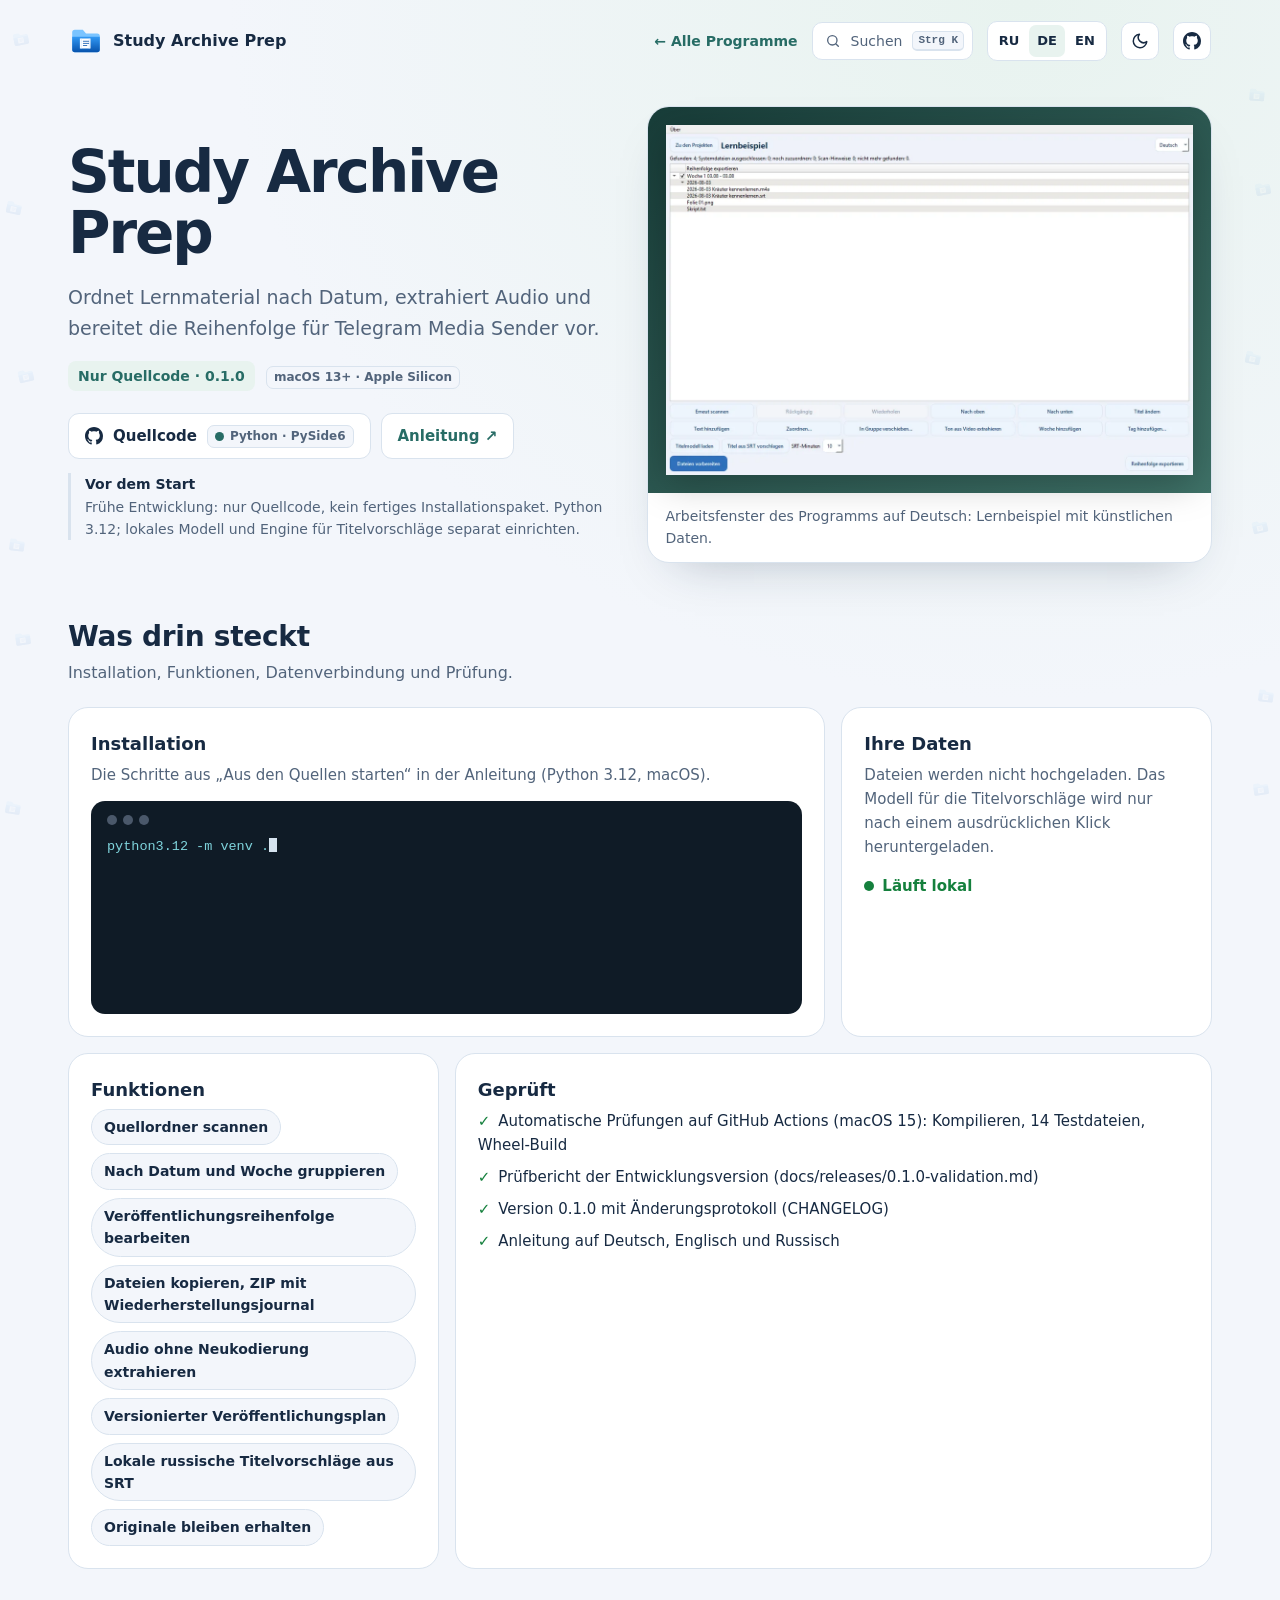
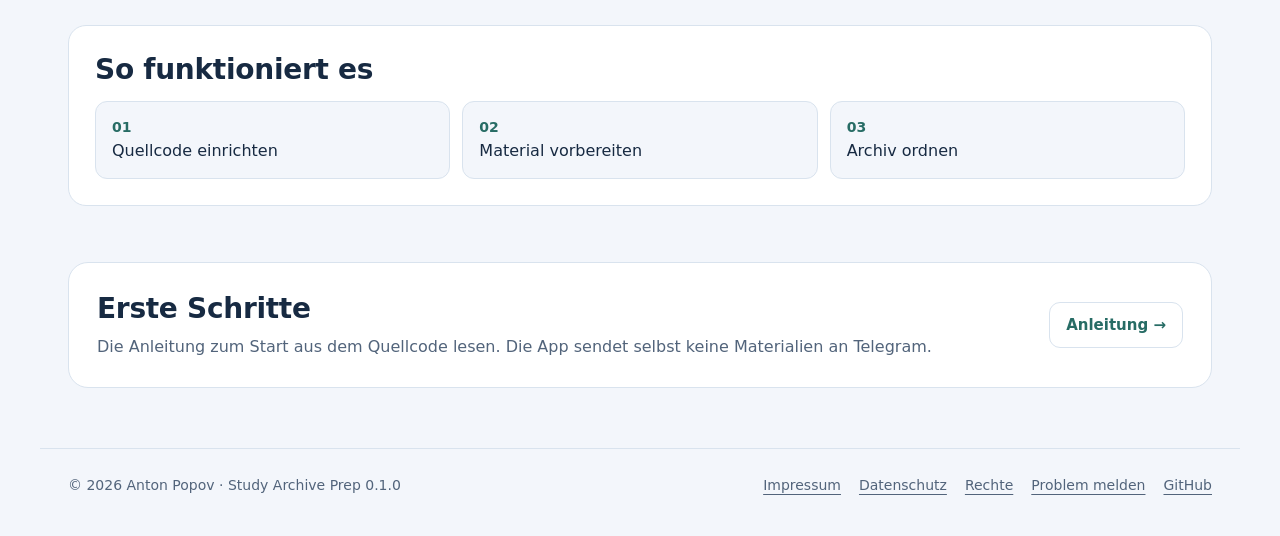
<file: index.html>
<!doctype html>
<html lang="de">
<head>
<meta charset="utf-8">
<meta name="viewport" content="width=device-width,initial-scale=1">
<meta name="color-scheme" content="light dark">
<meta name="description" content="Ordnet Lernmaterial nach Datum, extrahiert Audio und bereitet die Reihenfolge für Telegram Media Sender vor.">
<title>Study Archive Prep — Ordnet Lernmaterial nach Datum, extrahiert Audio und bereitet die Reihenfolge für Telegram Media Sender vor</title>
<link rel="icon" href="presentation-icon.svg">
<script src="assets/kit/kit-theme.js"></script><link rel="stylesheet" href="assets/kit/kit.css?v=2026.11.16-1"><script src="assets/kit/programs.js?v=2026.11.16-1" defer></script><script src="assets/kit/kit.js?v=2026.11.16-1" defer></script>
<link rel="stylesheet" href="presentation.css?v=2026.11.16-1">
</head>
<body class="ppk-page">
<a class="ppk-skip" href="#main">Zum Inhalt</a>
<div class="ppk-nav-wrap" id="ppk-nav-wrap">
  <nav class="ppk-nav" aria-label="Hauptnavigation">
    <a class="ppk-brand" href="index.html"><img src="presentation-icon.svg" alt="" width="34" height="34"><span>Study Archive Prep</span></a>
    <span class="ppk-spacer"></span>
    <a class="ppk-back" href="https://popovantondev.github.io/popovantondev/index.html">← Alle Programme</a>
    <button class="ppk-search-btn" type="button" data-ppk-open-search aria-label="Programme durchsuchen"><span>Suchen</span><kbd>Strg K</kbd></button>
    <div class="ppk-langs"><a href="index-ru.html" lang="ru" hreflang="ru">RU</a><a href="index.html" lang="de" hreflang="de" aria-current="page">DE</a><a href="index-en.html" lang="en" hreflang="en">EN</a></div>
    <button class="ppk-icon-btn ppk-theme-btn" type="button" data-ppk-theme aria-label="Farbschema wechseln"></button>
    <a class="ppk-icon-btn ppk-gh-btn" href="https://github.com/popovantondev/StudyArchivePrep" aria-label="GitHub"></a>
  </nav>
</div>
<main class="ppk-shell" id="main">
<div class="ppk-hero">
<div>

<h1>Study Archive Prep</h1>
<p class="ppk-lead">Ordnet Lernmaterial nach Datum, extrahiert Audio und bereitet die Reihenfolge für Telegram Media Sender vor.</p>
<span class="ppk-status">Nur Quellcode · 0.1.0</span> <span class="ppk-chip ppk-meta-chip">macOS 13+ · Apple Silicon</span>
<div class="ppk-actions">
<a class="ppk-btn ppk-btn-gh" href="https://github.com/popovantondev/StudyArchivePrep">Quellcode <span class="ppk-chip"><i class="ppk-dot"></i>Python · PySide6</span></a>
<a class="ppk-btn" href="Guide-de.html">Anleitung ↗</a>
</div>
<p class="ppk-requirements"><strong>Vor dem Start</strong>Frühe Entwicklung: nur Quellcode, kein fertiges Installationspaket. Python 3.12; lokales Modell und Engine für Titelvorschläge separat einrichten.</p>

</div>
<figure class="ppk-preview">
<div class="ppk-stage"><a href="docs/images/study-archive-prep-workspace-de.png"><img src="assets/web/study-archive-prep-workspace-de.86ba1322.webp" alt="Study Archive Prep — Arbeitsfenster des Programms auf Deutsch: Lernbeispiel mit künstlichen Daten." width="1280" height="850" decoding="async" fetchpriority="high"></a></div>
<figcaption>Arbeitsfenster des Programms auf Deutsch: Lernbeispiel mit künstlichen Daten.</figcaption>
</figure>
</div>



<section class="ppk-bento-section ppk-section ppk-reveal">
<h2>Was drin steckt</h2>
<p class="ppk-sub">Installation, Funktionen, Datenverbindung und Prüfung.</p>
<div class="ppk-bento">
<div class="ppk-tile ppk-wide"><h3>Installation</h3><p>Die Schritte aus „Aus den Quellen starten“ in der Anleitung (Python 3.12, macOS).</p><div class="ppk-term" role="group" aria-label="Installation"><div class="ppk-term-bar"><i></i><i></i><i></i></div><div class="ppk-term-out"><div class="ppk-ps">python3.12 -m venv .venv</div><div class="ppk-ps">source .venv/bin/activate</div><div class="ppk-ps">python -m pip install -r requirements.txt</div><div class="ppk-ps">python -m pip install -e .</div><div class="ppk-ok">study-archive-prep</div><div class="ppk-dim"># Getrennte UI-Vorschau: study-archive-prep --data-dir /tmp/study-archive-prep-preview</div></div></div></div>
<div class="ppk-tile"><h3>Ihre Daten</h3><p>Dateien werden nicht hochgeladen. Das Modell für die Titelvorschläge wird nur nach einem ausdrücklichen Klick heruntergeladen.</p><span class="ppk-live">Läuft lokal</span></div>
<div class="ppk-tile"><h3>Funktionen</h3><div class="ppk-chips"><span>Quellordner scannen</span><span>Nach Datum und Woche gruppieren</span><span>Veröffentlichungsreihenfolge bearbeiten</span><span>Dateien kopieren, ZIP mit Wiederherstellungsjournal</span><span>Audio ohne Neukodierung extrahieren</span><span>Versionierter Veröffentlichungsplan</span><span>Lokale russische Titelvorschläge aus SRT</span><span>Originale bleiben erhalten</span></div></div>
<div class="ppk-tile ppk-wide"><h3>Geprüft</h3><ul class="ppk-checks"><li>Automatische Prüfungen auf GitHub Actions (macOS 15): Kompilieren, 14 Testdateien, Wheel-Build</li><li>Prüfbericht der Entwicklungsversion (docs/releases/0.1.0-validation.md)</li><li>Version 0.1.0 mit Änderungsprotokoll (CHANGELOG)</li><li>Anleitung auf Deutsch, Englisch und Russisch</li></ul></div>
</div>
</section>

<section class="ppk-section ppk-process ppk-reveal" aria-labelledby="process-title">
<h2 id="process-title">So funktioniert es</h2>
<ol class="ppk-flow"><li>Quellcode einrichten</li><li>Material vorbereiten</li><li>Archiv ordnen</li></ol>
</section>

<section class="ppk-section ppk-start ppk-reveal">
<div><h2>Erste Schritte</h2><p>Die Anleitung zum Start aus dem Quellcode lesen. Die App sendet selbst keine Materialien an Telegram.</p></div>
<div class="ppk-actions"><a class="ppk-btn" href="Guide-de.html">Anleitung →</a></div>
</section>
</main>
<footer class="ppk-footer">
<span>© 2026 Anton Popov · Study Archive Prep 0.1.0</span>
<nav aria-label="Rechtliches"><a href="https://popovantondev.github.io/popovantondev/impressum.html">Impressum</a><a href="https://popovantondev.github.io/popovantondev/datenschutz.html">Datenschutz</a><a href="https://github.com/popovantondev/StudyArchivePrep/blob/main/RIGHTS.md">Rechte</a><a href="https://github.com/popovantondev/StudyArchivePrep/issues/new/choose">Problem melden</a><a href="https://github.com/popovantondev/StudyArchivePrep">GitHub</a></nav>
</footer>
</body>
</html>
</file>
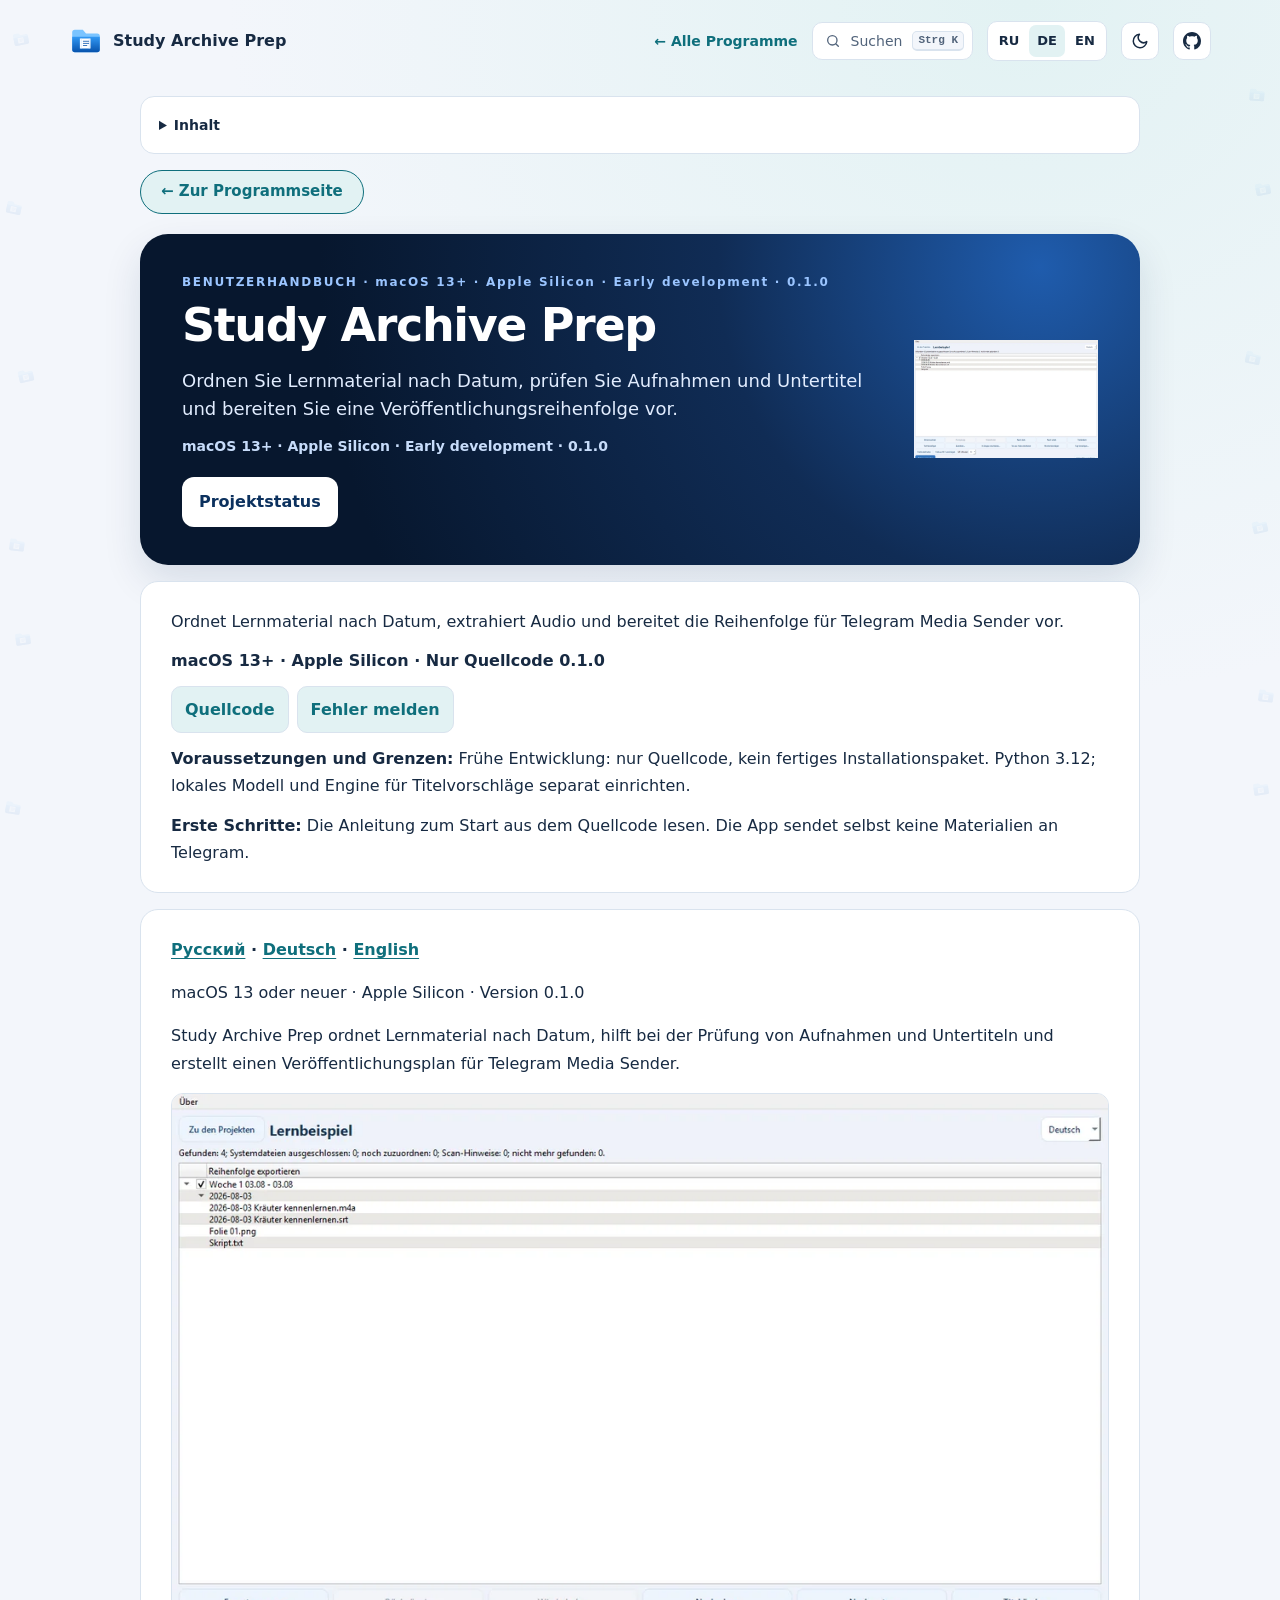
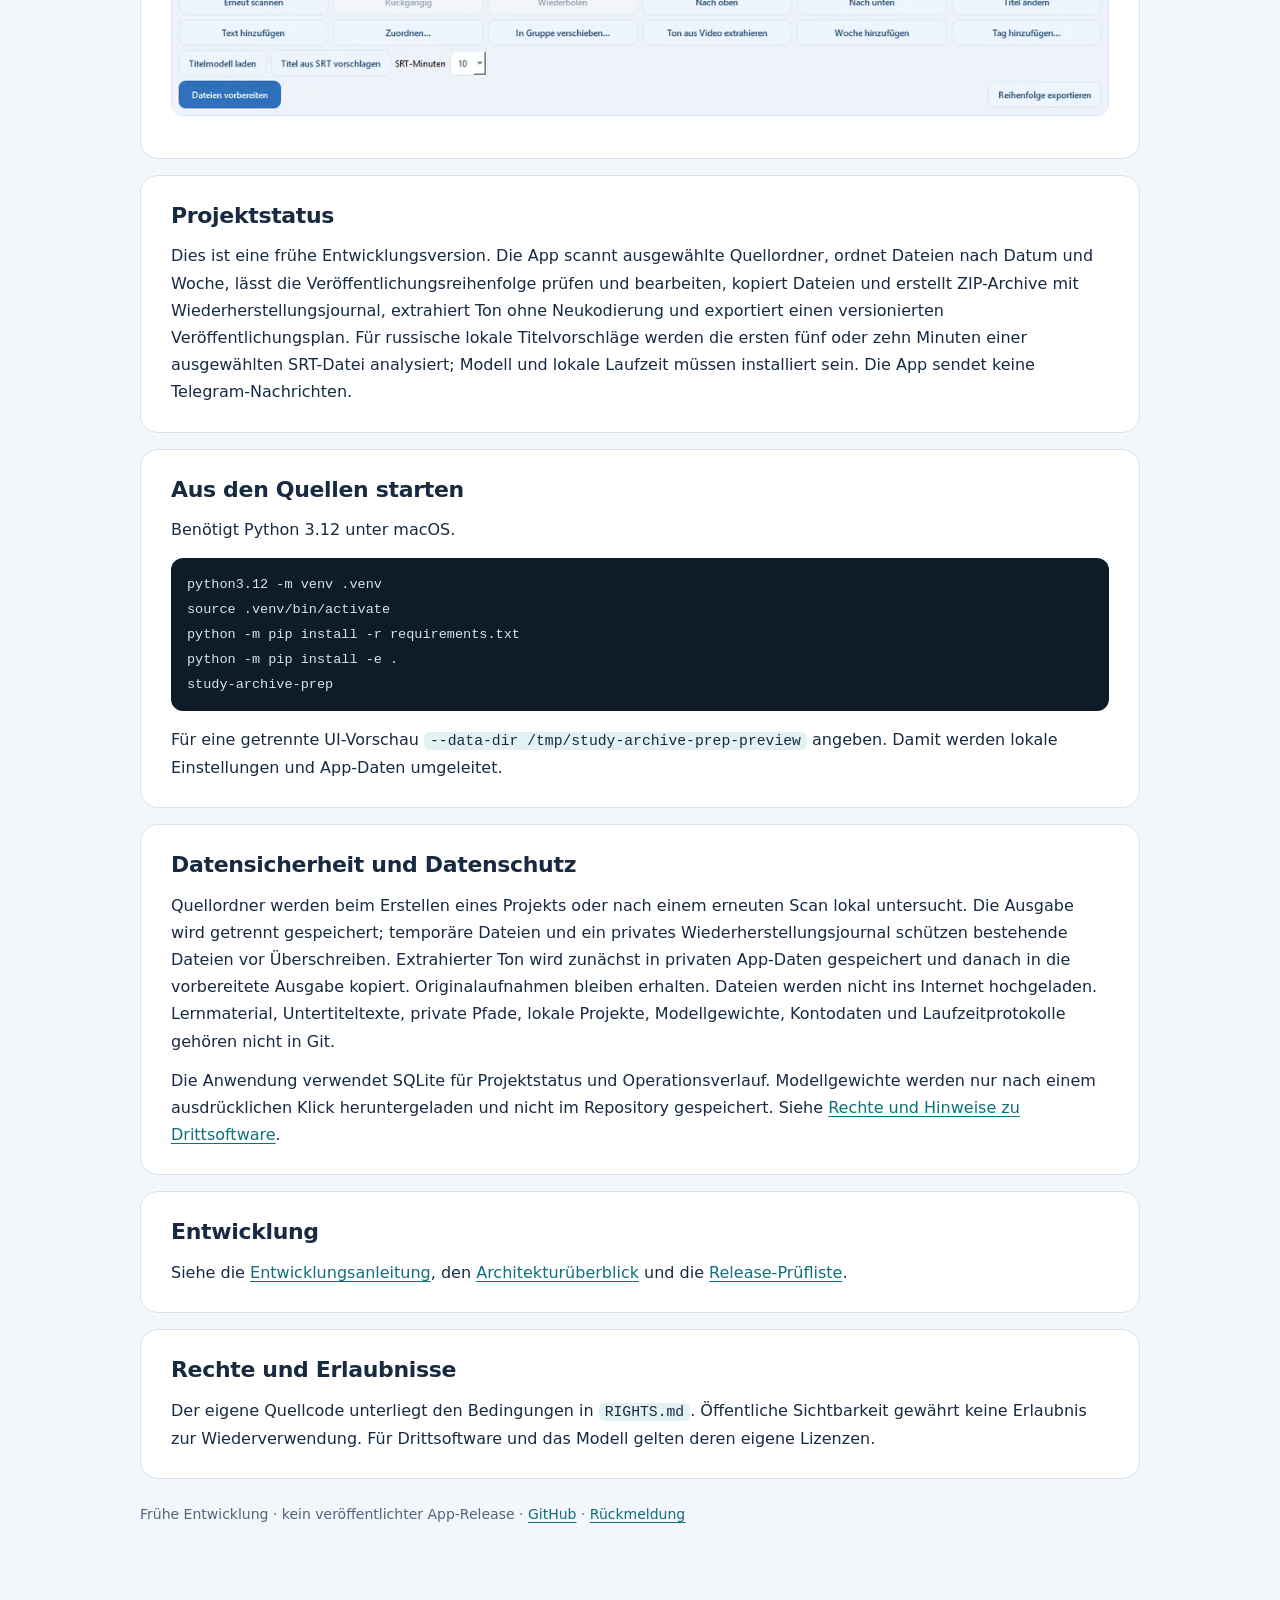
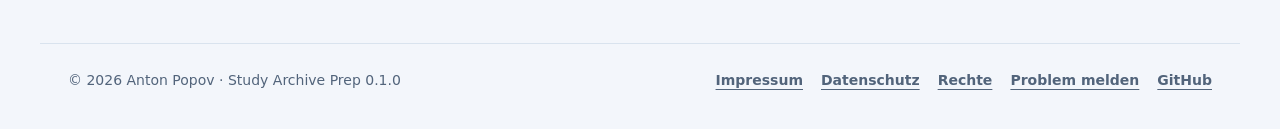
<file: Guide-de.html>
<!doctype html><html lang="de"><head><meta charset="utf-8"><meta name="viewport" content="width=device-width,initial-scale=1"><meta name="theme-color" content="#071a35"><meta name="description" content="Ordnen Sie Lernmaterial nach Datum, pr&#252;fen Sie Aufnahmen und Untertitel und bereiten Sie eine Ver&#246;ffentlichungsreihenfolge vor."><title>Study Archive Prep — Anleitung</title><style>:root{--ink:#14253d;--muted:#607087;--line:#dbe4f0;--blue:#1677ff;--panel:#fff;--canvas:#f3f6fb}
*{box-sizing:border-box}body{margin:0;background:var(--canvas);color:var(--ink);font:16px/1.72 -apple-system,BlinkMacSystemFont,"Segoe UI",sans-serif}a{color:#075dd1;text-decoration-thickness:1px;text-underline-offset:3px}a:hover{color:#003c91}.shell{width:min(100% - 36px,1000px);margin:0 auto;padding:24px 0 56px}.top{display:flex;align-items:center;justify-content:space-between;gap:18px;margin-bottom:20px}.brand{display:flex;align-items:center;gap:10px;color:var(--ink);font-weight:750;text-decoration:none}.brand-mark{display:grid;width:38px;height:38px;place-items:center;border-radius:12px;background:#e6f0ff;color:#075dd1;font-size:18px;font-weight:800}.brand img{width:38px;height:38px;object-fit:contain}nav{display:flex;gap:8px;flex-wrap:wrap}nav a{padding:7px 12px;border:1px solid var(--line);border-radius:999px;background:#fff;color:#34445b;text-decoration:none;font-size:14px;font-weight:650}nav a[aria-current=page]{background:#e6f0ff;border-color:#b8d3ff;color:#075dd1}.hero{display:grid;grid-template-columns:1fr 104px;gap:24px;align-items:center;padding:38px 42px;border-radius:28px;background:radial-gradient(circle at 90% 10%,#1f5cad 0,#102c55 34%,#07172e 76%);color:#fff;box-shadow:0 16px 38px #0b2b551f}.kicker{margin:0 0 8px;color:#9bc5ff;font-size:12px;letter-spacing:.14em;font-weight:750}.meta{margin:12px 0 0;color:#c7dcfa;font-size:14px;font-weight:650}h1{margin:0;font-size:clamp(30px,5vw,46px);line-height:1.12;letter-spacing:-.03em}.lead{max-width:720px;margin:15px 0 0;color:#e2edff;font-size:18px;line-height:1.55}.brand-mark-large{display:grid;width:92px;height:92px;place-items:center;border:1px solid #ffffff42;border-radius:24px;background:#ffffff12;color:#fff;font-size:38px;font-weight:800}.button{display:inline-block;margin-top:19px;padding:10px 16px;border:1px solid #ffffff5c;border-radius:12px;background:#fff;color:#0c315e;font-weight:700;text-decoration:none}.overview,.topic{margin:16px 0;padding:26px 30px;background:var(--panel);border:1px solid var(--line);border-radius:18px;box-shadow:0 5px 16px #0b2b5507}.overview p:first-child{margin-top:0}.overview img{display:block;max-width:100%;height:auto;margin:16px auto;border:1px solid var(--line);border-radius:12px}.overview table,.topic table{display:block;max-width:100%;overflow-x:auto;border-collapse:collapse}.overview th,.overview td,.topic th,.topic td{padding:8px 10px;border:1px solid var(--line);text-align:left}.topic h2{margin:0 0 12px;font-size:22px;line-height:1.3;letter-spacing:-.015em}.topic h3{margin:22px 0 8px;font-size:18px;line-height:1.35}.topic p{margin:0 0 12px}.topic p:last-child{margin-bottom:0}.topic ul,.topic ol{padding-left:1.35em}.topic li{margin:.35em 0}.topic th{background:#eef4fc}.topic pre{max-width:100%;overflow:auto;padding:16px;border-radius:12px;background:#0b1b31;color:#e5efff}.topic code{padding:.12em .35em;border-radius:5px;background:#edf2f8}.topic pre code{padding:0;background:transparent;color:inherit}.topic blockquote{margin:12px 0;padding:4px 16px;border-left:3px solid #8bbaff;color:var(--muted)}footer{margin-top:24px;padding:20px 10px;color:var(--muted);text-align:center;font-size:14px}@media(max-width:620px){.shell{width:min(100% - 22px,1000px);padding-top:12px}.top{align-items:flex-start;flex-direction:column}.hero{grid-template-columns:1fr 66px;padding:26px 22px;border-radius:20px;gap:12px}.brand-mark-large{width:66px;height:66px;font-size:28px;border-radius:18px}.lead{font-size:16px}.overview,.topic{padding:21px 19px}}@media print{body{background:#fff}.shell{width:100%;padding:0}.top nav,.button{break-inside:avoid}.hero,.topic,.overview{box-shadow:none}.topic{break-inside:avoid}}
/* Use the application's real artwork in the guide header. */
.brand-mark{display:grid;flex:none;width:38px;height:38px;place-items:center;overflow:hidden;border-radius:10px;background:#ffffff18}
.brand-mark img{display:block;width:100%;height:100%;padding:2px;object-fit:contain}
.brand-mark-large{display:grid;box-sizing:border-box;width:104px;height:104px;padding:8px;place-items:center;overflow:hidden;border:1px solid #ffffff48;border-radius:24px;background:#ffffff12;font-size:0}
.brand-mark-large img{display:block;width:100%;height:100%;object-fit:contain}
.brand-mark-large.preview-art img{padding:0;object-fit:cover}
@media(max-width:620px){.brand-mark-large{width:66px;height:66px;padding:5px;border-radius:18px}}

/* Give interface previews enough room to read as product artwork. */
.hero-with-preview{grid-template-columns:minmax(0,1fr) 184px}
.brand-mark-large.preview-art{width:184px;height:118px;padding:4px;border-radius:18px}
.brand-mark-large.preview-art img{width:100%;height:100%;padding:0;object-fit:cover;object-position:top center;border-radius:13px}
@media(max-width:620px){.hero-with-preview{grid-template-columns:minmax(0,1fr) 88px}.brand-mark-large.preview-art{width:88px;height:64px;padding:3px;border-radius:14px}.brand-mark-large.preview-art img{border-radius:10px}}

/* Let the app artwork stand on its own without an extra tile. */
.brand-mark,
.brand-mark-large,
.brand-mark-large.preview-art {
  padding: 0;
  border: 0;
  border-radius: 0;
  background: transparent;
  box-shadow: none;
}
.brand-mark img,
.brand-mark-large img,
.brand-mark-large.preview-art img {
  padding: 0;
  border: 0;
  border-radius: 0;
  background: transparent;
  box-shadow: none;
}
.release-summary code{overflow-wrap:anywhere}.release-actions{display:flex;gap:8px;flex-wrap:wrap}.release-link{display:inline-block;padding:9px 13px;border:1px solid #bdd1ed;border-radius:10px;background:#edf4ff;color:#0753ad;font-weight:650;text-decoration:none}.release-link:focus-visible{outline:3px solid #1677ff;outline-offset:3px}
</style><!-- ppk-head:start --><meta name="color-scheme" content="light dark"><link rel="icon" href="presentation-icon.svg"><script src="assets/kit/kit-theme.js"></script><link rel="stylesheet" href="assets/kit/kit.css?v=2026.11.16-1"><script src="assets/kit/programs.js?v=2026.11.16-1" defer></script><script src="assets/kit/kit.js?v=2026.11.16-1" defer></script><link rel="stylesheet" href="guide-kit.css?v=2026.11.16-1-faa9ca0f"><!-- ppk-head:end --></head><body class="ppk-page ppk-prose">
<!-- ppk-nav:start --><a class="ppk-skip" href="#main-content">Zum Inhalt</a>
<div class="ppk-nav-wrap" id="ppk-nav-wrap">
  <nav class="ppk-nav" aria-label="Hauptnavigation">
    <a class="ppk-brand" href="index.html"><img src="presentation-icon.svg" alt="" width="34" height="34"><span>Study Archive Prep</span></a>
    <span class="ppk-spacer"></span>
    <a class="ppk-back" href="https://popovantondev.github.io/popovantondev/index.html">← Alle Programme</a>
    <button class="ppk-search-btn" type="button" data-ppk-open-search aria-label="Programme durchsuchen"><span>Suchen</span><kbd>Strg K</kbd></button>
    <div class="ppk-langs"><a href="Guide-ru.html" lang="ru" hreflang="ru">RU</a><a href="Guide-de.html" lang="de" hreflang="de" aria-current="page">DE</a><a href="Guide-en.html" lang="en" hreflang="en">EN</a></div>
    <button class="ppk-icon-btn ppk-theme-btn" type="button" data-ppk-theme aria-label="Farbschema wechseln"></button>
    <a class="ppk-icon-btn ppk-gh-btn" href="https://github.com/popovantondev/StudyArchivePrep" aria-label="GitHub"></a>
  </nav>
</div><!-- ppk-nav:end -->
<div class="shell"><aside class="guide-tools"><details><summary>Inhalt</summary><ol><li><a href="#projektstatus">Projektstatus</a></li><li><a href="#aus-den-quellen-starten">Aus den Quellen starten</a></li><li><a href="#datensicherheit-und-datenschutz">Datensicherheit und Datenschutz</a></li><li><a href="#entwicklung">Entwicklung</a></li><li><a href="#rechte-und-erlaubnisse">Rechte und Erlaubnisse</a></li></ol></details></aside>
<main id="main-content">
<!-- ppk-guide-home:start --><p class="guide-home"><a class="guide-home-link" href="index.html">← Zur Programmseite</a></p><!-- ppk-guide-home:end -->
<section class="hero hero-with-preview"><div><p class="kicker">BENUTZERHANDBUCH &#183; macOS 13+ &#183; Apple Silicon &#183; Early development &#183; 0.1.0</p><h1>Study Archive Prep</h1><p class="lead">Ordnen Sie Lernmaterial nach Datum, pr&#252;fen Sie Aufnahmen und Untertitel und bereiten Sie eine Ver&#246;ffentlichungsreihenfolge vor.</p><p class="meta">macOS 13+ &#183; Apple Silicon &#183; Early development &#183; 0.1.0</p><a class="button" href="https://github.com/popovantondev/StudyArchivePrep/releases">Projektstatus</a></div><div class="brand-mark-large preview-art"><img src="assets/web/study-archive-prep-workspace-de.86ba1322.webp" alt="" width="1280" height="850" decoding="async"></div></section>
<!-- public-release:start -->
<section class="topic release-summary" aria-label="Erste Schritte">
<p>Ordnet Lernmaterial nach Datum, extrahiert Audio und bereitet die Reihenfolge für Telegram Media Sender vor.</p>
<p><strong>macOS 13+ · Apple Silicon · Nur Quellcode 0.1.0</strong></p>
<p class="release-actions"><a class="release-link" href="https://github.com/popovantondev/StudyArchivePrep">Quellcode</a> <a class="release-link" href="https://github.com/popovantondev/StudyArchivePrep/issues/new/choose">Fehler melden</a></p>
<p><strong>Voraussetzungen und Grenzen:</strong> Frühe Entwicklung: nur Quellcode, kein fertiges Installationspaket. Python 3.12; lokales Modell und Engine für Titelvorschläge separat einrichten.</p>
<p><strong>Erste Schritte:</strong> Die Anleitung zum Start aus dem Quellcode lesen. Die App sendet selbst keine Materialien an Telegram.</p>
</section>
<!-- public-release:end -->
<section class="overview">
<p><strong><a href="Guide-ru.html">Русский</a> · <a href="Guide-de.html">Deutsch</a> · <a href="Guide-en.html">English</a></strong></p>
<p>macOS 13 oder neuer · Apple Silicon · Version 0.1.0</p>
<p>Study Archive Prep ordnet Lernmaterial nach Datum, hilft bei der Prüfung von Aufnahmen und Untertiteln und erstellt einen Veröffentlichungsplan für Telegram Media Sender.</p>
<p><img src="assets/web/study-archive-prep-workspace-de.86ba1322.webp" alt="Arbeitsbereich mit synthetischem Beispielprojekt" width="1280" height="850" loading="lazy" decoding="async" /></p>
</section><section class="topic"><h2 id="projektstatus">Projektstatus</h2>
<p>Dies ist eine frühe Entwicklungsversion. Die App scannt ausgewählte Quellordner, ordnet Dateien nach Datum und Woche, lässt die Veröffentlichungsreihenfolge prüfen und bearbeiten, kopiert Dateien und erstellt ZIP-Archive mit Wiederherstellungsjournal, extrahiert Ton ohne Neukodierung und exportiert einen versionierten Veröffentlichungsplan. Für russische lokale Titelvorschläge werden die ersten fünf oder zehn Minuten einer ausgewählten SRT-Datei analysiert; Modell und lokale Laufzeit müssen installiert sein. Die App sendet keine Telegram-Nachrichten.</p>
</section><section class="topic"><h2 id="aus-den-quellen-starten">Aus den Quellen starten</h2>
<p>Benötigt Python 3.12 unter macOS.</p>
<pre><code class="language-bash">python3.12 -m venv .venv
source .venv/bin/activate
python -m pip install -r requirements.txt
python -m pip install -e .
study-archive-prep
</code></pre>
<p>Für eine getrennte UI-Vorschau <code>--data-dir /tmp/study-archive-prep-preview</code> angeben. Damit werden lokale Einstellungen und App-Daten umgeleitet.</p>
</section><section class="topic"><h2 id="datensicherheit-und-datenschutz">Datensicherheit und Datenschutz</h2>
<p>Quellordner werden beim Erstellen eines Projekts oder nach einem erneuten Scan lokal untersucht. Die Ausgabe wird getrennt gespeichert; temporäre Dateien und ein privates Wiederherstellungsjournal schützen bestehende Dateien vor Überschreiben. Extrahierter Ton wird zunächst in privaten App-Daten gespeichert und danach in die vorbereitete Ausgabe kopiert. Originalaufnahmen bleiben erhalten. Dateien werden nicht ins Internet hochgeladen. Lernmaterial, Untertiteltexte, private Pfade, lokale Projekte, Modellgewichte, Kontodaten und Laufzeitprotokolle gehören nicht in Git.</p>
<p>Die Anwendung verwendet SQLite für Projektstatus und Operationsverlauf. Modellgewichte werden nur nach einem ausdrücklichen Klick heruntergeladen und nicht im Repository gespeichert. Siehe <a href="https://github.com/popovantondev/StudyArchivePrep/blob/main/THIRD_PARTY_NOTICES.md">Rechte und Hinweise zu Drittsoftware</a>.</p>
</section><section class="topic"><h2 id="entwicklung">Entwicklung</h2>
<p>Siehe die <a href="https://github.com/popovantondev/StudyArchivePrep/blob/main/docs/de/development.md">Entwicklungsanleitung</a>, den <a href="https://github.com/popovantondev/StudyArchivePrep/blob/main/docs/de/architecture.md">Architekturüberblick</a> und die <a href="https://github.com/popovantondev/StudyArchivePrep/blob/main/docs/release-check.md">Release-Prüfliste</a>.</p>
</section><section class="topic"><h2 id="rechte-und-erlaubnisse">Rechte und Erlaubnisse</h2>
<p>Der eigene Quellcode unterliegt den Bedingungen in <code>RIGHTS.md</code>. Öffentliche Sichtbarkeit gewährt keine Erlaubnis zur Wiederverwendung. Für Drittsoftware und das Modell gelten deren eigene Lizenzen.</p>
</section></main><div class="guide-note">Fr&#252;he Entwicklung &#183; kein ver&#246;ffentlichter App-Release · <a href="https://github.com/popovantondev/StudyArchivePrep">GitHub</a> · <a href="https://github.com/popovantondev/StudyArchivePrep/issues/new/choose">Rückmeldung</a></div></div>
<footer class="ppk-footer">
<span>© 2026 Anton Popov · Study Archive Prep 0.1.0</span>
<nav aria-label="Rechtliches"><a href="https://popovantondev.github.io/popovantondev/impressum.html">Impressum</a><a href="https://popovantondev.github.io/popovantondev/datenschutz.html">Datenschutz</a><a href="https://github.com/popovantondev/StudyArchivePrep/blob/main/RIGHTS.md">Rechte</a><a href="https://github.com/popovantondev/StudyArchivePrep/issues/new/choose">Problem melden</a><a href="https://github.com/popovantondev/StudyArchivePrep">GitHub</a></nav>
</footer>
</body></html>
</file>
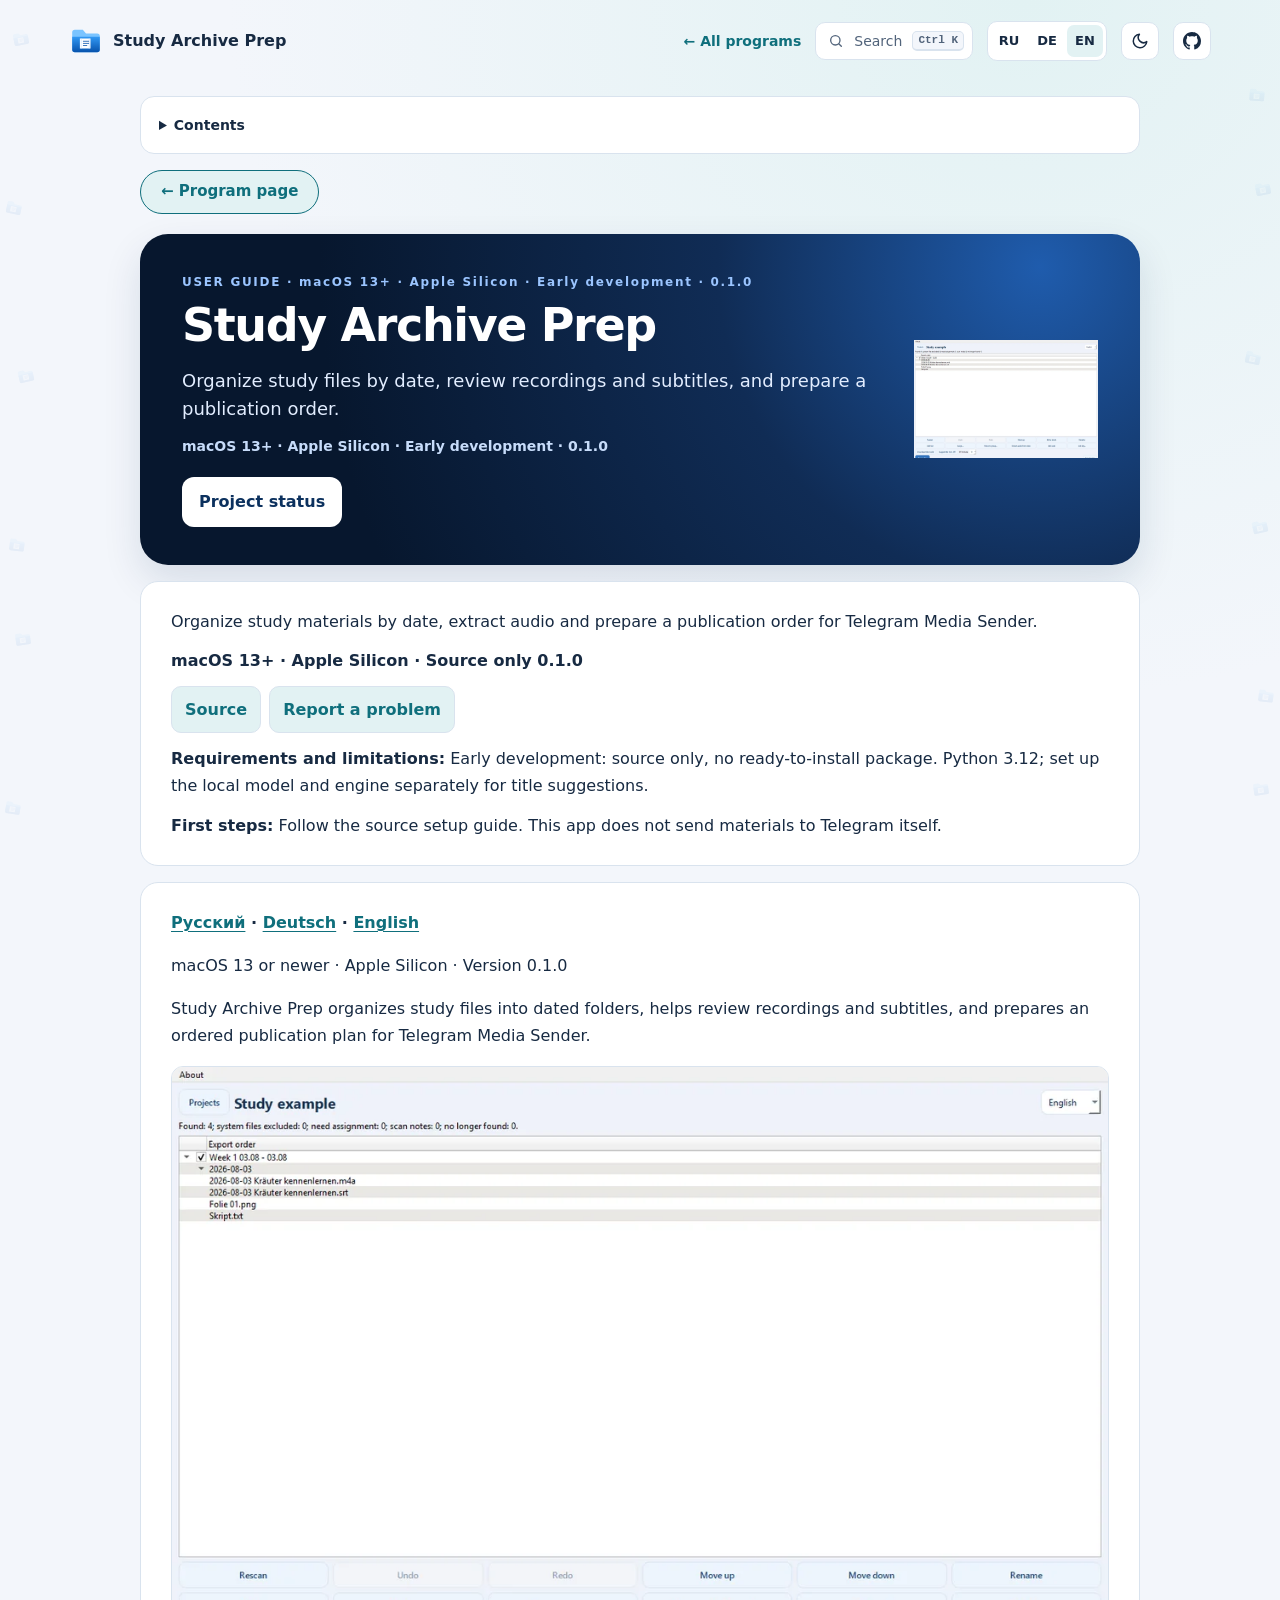
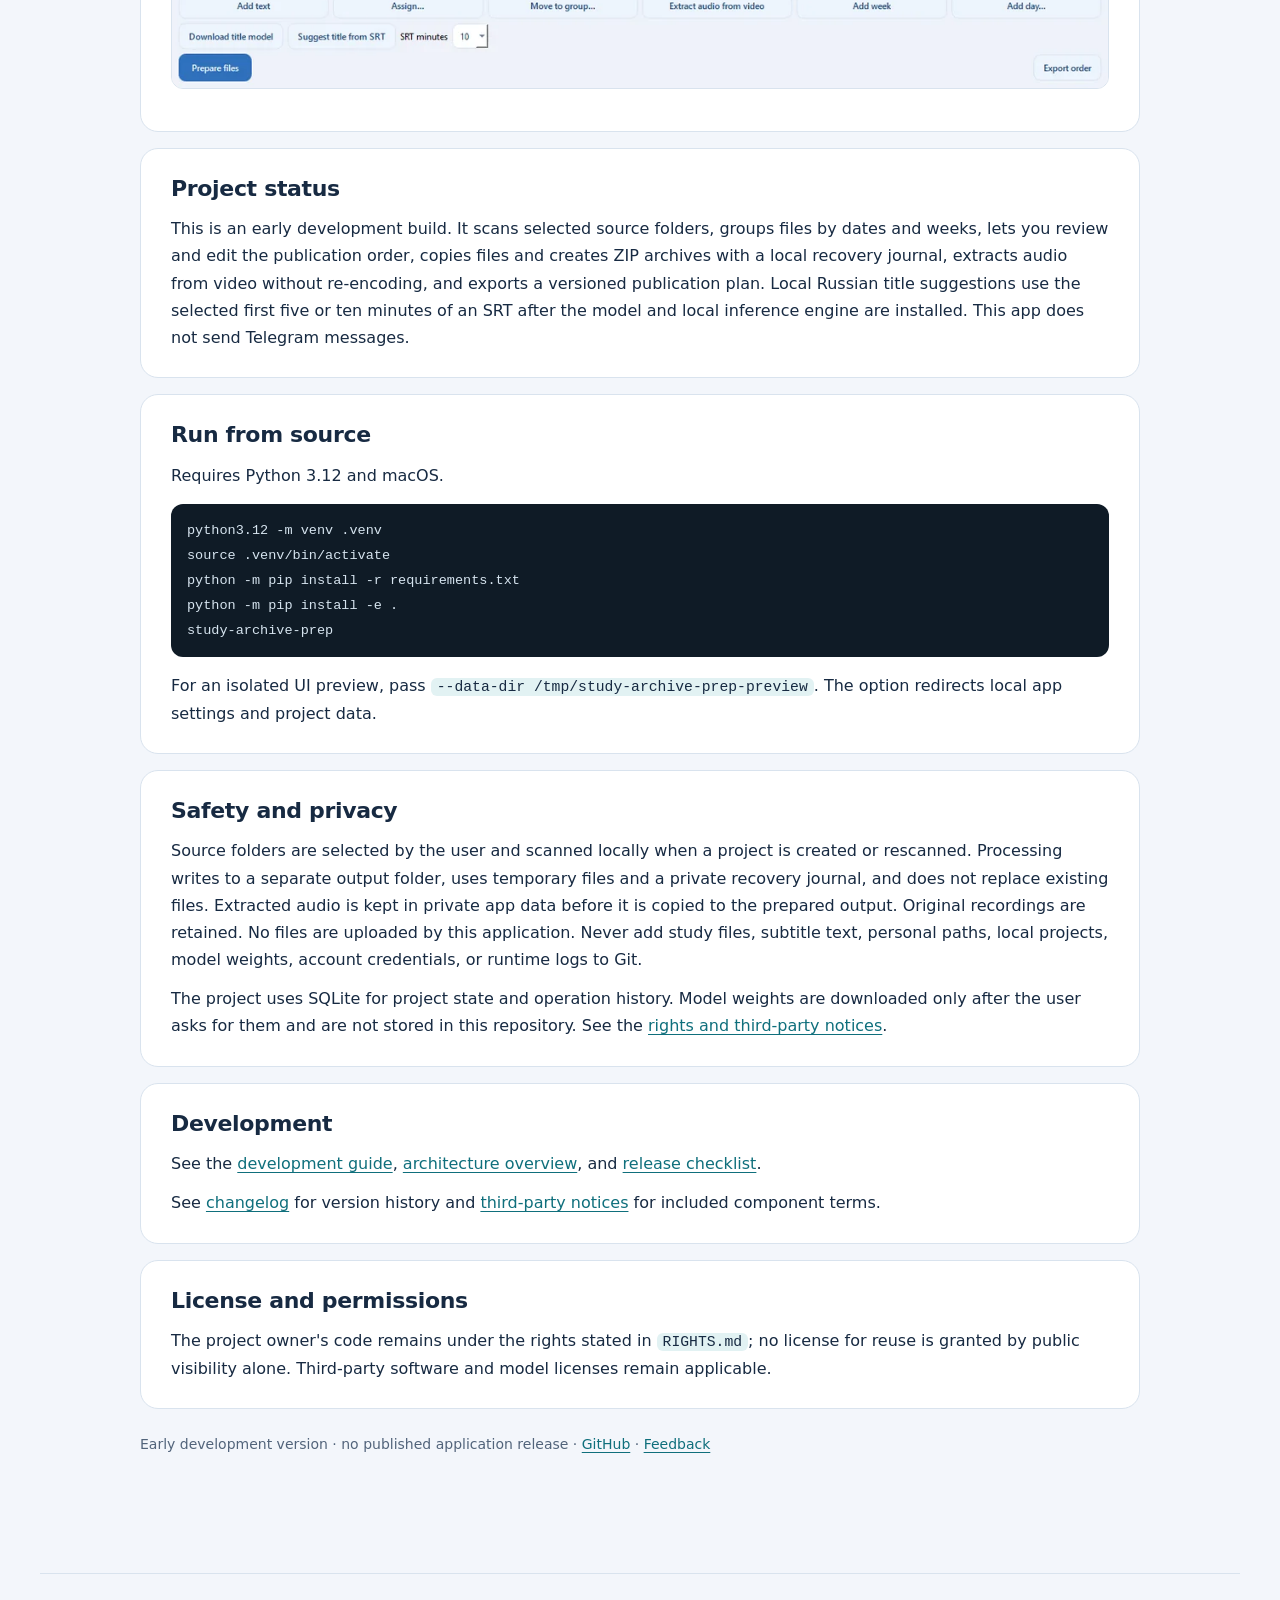
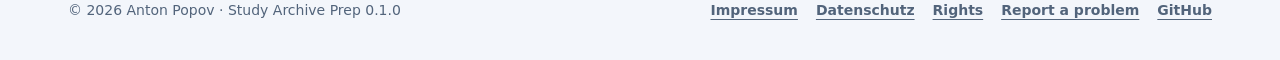
<file: Guide-en.html>
<!doctype html><html lang="en"><head><meta charset="utf-8"><meta name="viewport" content="width=device-width,initial-scale=1"><meta name="theme-color" content="#071a35"><meta name="description" content="Organize study files by date, review recordings and subtitles, and prepare a publication order."><title>Study Archive Prep — User guide</title><style>:root{--ink:#14253d;--muted:#607087;--line:#dbe4f0;--blue:#1677ff;--panel:#fff;--canvas:#f3f6fb}
*{box-sizing:border-box}body{margin:0;background:var(--canvas);color:var(--ink);font:16px/1.72 -apple-system,BlinkMacSystemFont,"Segoe UI",sans-serif}a{color:#075dd1;text-decoration-thickness:1px;text-underline-offset:3px}a:hover{color:#003c91}.shell{width:min(100% - 36px,1000px);margin:0 auto;padding:24px 0 56px}.top{display:flex;align-items:center;justify-content:space-between;gap:18px;margin-bottom:20px}.brand{display:flex;align-items:center;gap:10px;color:var(--ink);font-weight:750;text-decoration:none}.brand-mark{display:grid;width:38px;height:38px;place-items:center;border-radius:12px;background:#e6f0ff;color:#075dd1;font-size:18px;font-weight:800}.brand img{width:38px;height:38px;object-fit:contain}nav{display:flex;gap:8px;flex-wrap:wrap}nav a{padding:7px 12px;border:1px solid var(--line);border-radius:999px;background:#fff;color:#34445b;text-decoration:none;font-size:14px;font-weight:650}nav a[aria-current=page]{background:#e6f0ff;border-color:#b8d3ff;color:#075dd1}.hero{display:grid;grid-template-columns:1fr 104px;gap:24px;align-items:center;padding:38px 42px;border-radius:28px;background:radial-gradient(circle at 90% 10%,#1f5cad 0,#102c55 34%,#07172e 76%);color:#fff;box-shadow:0 16px 38px #0b2b551f}.kicker{margin:0 0 8px;color:#9bc5ff;font-size:12px;letter-spacing:.14em;font-weight:750}.meta{margin:12px 0 0;color:#c7dcfa;font-size:14px;font-weight:650}h1{margin:0;font-size:clamp(30px,5vw,46px);line-height:1.12;letter-spacing:-.03em}.lead{max-width:720px;margin:15px 0 0;color:#e2edff;font-size:18px;line-height:1.55}.brand-mark-large{display:grid;width:92px;height:92px;place-items:center;border:1px solid #ffffff42;border-radius:24px;background:#ffffff12;color:#fff;font-size:38px;font-weight:800}.button{display:inline-block;margin-top:19px;padding:10px 16px;border:1px solid #ffffff5c;border-radius:12px;background:#fff;color:#0c315e;font-weight:700;text-decoration:none}.overview,.topic{margin:16px 0;padding:26px 30px;background:var(--panel);border:1px solid var(--line);border-radius:18px;box-shadow:0 5px 16px #0b2b5507}.overview p:first-child{margin-top:0}.overview img{display:block;max-width:100%;height:auto;margin:16px auto;border:1px solid var(--line);border-radius:12px}.overview table,.topic table{display:block;max-width:100%;overflow-x:auto;border-collapse:collapse}.overview th,.overview td,.topic th,.topic td{padding:8px 10px;border:1px solid var(--line);text-align:left}.topic h2{margin:0 0 12px;font-size:22px;line-height:1.3;letter-spacing:-.015em}.topic h3{margin:22px 0 8px;font-size:18px;line-height:1.35}.topic p{margin:0 0 12px}.topic p:last-child{margin-bottom:0}.topic ul,.topic ol{padding-left:1.35em}.topic li{margin:.35em 0}.topic th{background:#eef4fc}.topic pre{max-width:100%;overflow:auto;padding:16px;border-radius:12px;background:#0b1b31;color:#e5efff}.topic code{padding:.12em .35em;border-radius:5px;background:#edf2f8}.topic pre code{padding:0;background:transparent;color:inherit}.topic blockquote{margin:12px 0;padding:4px 16px;border-left:3px solid #8bbaff;color:var(--muted)}footer{margin-top:24px;padding:20px 10px;color:var(--muted);text-align:center;font-size:14px}@media(max-width:620px){.shell{width:min(100% - 22px,1000px);padding-top:12px}.top{align-items:flex-start;flex-direction:column}.hero{grid-template-columns:1fr 66px;padding:26px 22px;border-radius:20px;gap:12px}.brand-mark-large{width:66px;height:66px;font-size:28px;border-radius:18px}.lead{font-size:16px}.overview,.topic{padding:21px 19px}}@media print{body{background:#fff}.shell{width:100%;padding:0}.top nav,.button{break-inside:avoid}.hero,.topic,.overview{box-shadow:none}.topic{break-inside:avoid}}
/* Use the application's real artwork in the guide header. */
.brand-mark{display:grid;flex:none;width:38px;height:38px;place-items:center;overflow:hidden;border-radius:10px;background:#ffffff18}
.brand-mark img{display:block;width:100%;height:100%;padding:2px;object-fit:contain}
.brand-mark-large{display:grid;box-sizing:border-box;width:104px;height:104px;padding:8px;place-items:center;overflow:hidden;border:1px solid #ffffff48;border-radius:24px;background:#ffffff12;font-size:0}
.brand-mark-large img{display:block;width:100%;height:100%;object-fit:contain}
.brand-mark-large.preview-art img{padding:0;object-fit:cover}
@media(max-width:620px){.brand-mark-large{width:66px;height:66px;padding:5px;border-radius:18px}}

/* Give interface previews enough room to read as product artwork. */
.hero-with-preview{grid-template-columns:minmax(0,1fr) 184px}
.brand-mark-large.preview-art{width:184px;height:118px;padding:4px;border-radius:18px}
.brand-mark-large.preview-art img{width:100%;height:100%;padding:0;object-fit:cover;object-position:top center;border-radius:13px}
@media(max-width:620px){.hero-with-preview{grid-template-columns:minmax(0,1fr) 88px}.brand-mark-large.preview-art{width:88px;height:64px;padding:3px;border-radius:14px}.brand-mark-large.preview-art img{border-radius:10px}}

/* Let the app artwork stand on its own without an extra tile. */
.brand-mark,
.brand-mark-large,
.brand-mark-large.preview-art {
  padding: 0;
  border: 0;
  border-radius: 0;
  background: transparent;
  box-shadow: none;
}
.brand-mark img,
.brand-mark-large img,
.brand-mark-large.preview-art img {
  padding: 0;
  border: 0;
  border-radius: 0;
  background: transparent;
  box-shadow: none;
}
.release-summary code{overflow-wrap:anywhere}.release-actions{display:flex;gap:8px;flex-wrap:wrap}.release-link{display:inline-block;padding:9px 13px;border:1px solid #bdd1ed;border-radius:10px;background:#edf4ff;color:#0753ad;font-weight:650;text-decoration:none}.release-link:focus-visible{outline:3px solid #1677ff;outline-offset:3px}
</style><!-- ppk-head:start --><meta name="color-scheme" content="light dark"><link rel="icon" href="presentation-icon.svg"><script src="assets/kit/kit-theme.js"></script><link rel="stylesheet" href="assets/kit/kit.css?v=2026.11.16-1"><script src="assets/kit/programs.js?v=2026.11.16-1" defer></script><script src="assets/kit/kit.js?v=2026.11.16-1" defer></script><link rel="stylesheet" href="guide-kit.css?v=2026.11.16-1-faa9ca0f"><!-- ppk-head:end --></head><body class="ppk-page ppk-prose">
<!-- ppk-nav:start --><a class="ppk-skip" href="#main-content">Skip to content</a>
<div class="ppk-nav-wrap" id="ppk-nav-wrap">
  <nav class="ppk-nav" aria-label="Main navigation">
    <a class="ppk-brand" href="index-en.html"><img src="presentation-icon.svg" alt="" width="34" height="34"><span>Study Archive Prep</span></a>
    <span class="ppk-spacer"></span>
    <a class="ppk-back" href="https://popovantondev.github.io/popovantondev/index-en.html">← All programs</a>
    <button class="ppk-search-btn" type="button" data-ppk-open-search aria-label="Search programs"><span>Search</span><kbd>Ctrl K</kbd></button>
    <div class="ppk-langs"><a href="Guide-ru.html" lang="ru" hreflang="ru">RU</a><a href="Guide-de.html" lang="de" hreflang="de">DE</a><a href="Guide-en.html" lang="en" hreflang="en" aria-current="page">EN</a></div>
    <button class="ppk-icon-btn ppk-theme-btn" type="button" data-ppk-theme aria-label="Switch colour scheme"></button>
    <a class="ppk-icon-btn ppk-gh-btn" href="https://github.com/popovantondev/StudyArchivePrep" aria-label="GitHub"></a>
  </nav>
</div><!-- ppk-nav:end -->
<div class="shell"><aside class="guide-tools"><details><summary>Contents</summary><ol><li><a href="#project-status">Project status</a></li><li><a href="#run-from-source">Run from source</a></li><li><a href="#safety-and-privacy">Safety and privacy</a></li><li><a href="#development">Development</a></li><li><a href="#license-and-permissions">License and permissions</a></li></ol></details></aside>
<main id="main-content">
<!-- ppk-guide-home:start --><p class="guide-home"><a class="guide-home-link" href="index-en.html">← Program page</a></p><!-- ppk-guide-home:end -->
<section class="hero hero-with-preview"><div><p class="kicker">USER GUIDE &#183; macOS 13+ &#183; Apple Silicon &#183; Early development &#183; 0.1.0</p><h1>Study Archive Prep</h1><p class="lead">Organize study files by date, review recordings and subtitles, and prepare a publication order.</p><p class="meta">macOS 13+ &#183; Apple Silicon &#183; Early development &#183; 0.1.0</p><a class="button" href="https://github.com/popovantondev/StudyArchivePrep/releases">Project status</a></div><div class="brand-mark-large preview-art"><img src="assets/web/study-archive-prep-workspace-en.558450f0.webp" alt="" width="1280" height="850" decoding="async"></div></section>
<!-- public-release:start -->
<section class="topic release-summary" aria-label="First steps">
<p>Organize study materials by date, extract audio and prepare a publication order for Telegram Media Sender.</p>
<p><strong>macOS 13+ · Apple Silicon · Source only 0.1.0</strong></p>
<p class="release-actions"><a class="release-link" href="https://github.com/popovantondev/StudyArchivePrep">Source</a> <a class="release-link" href="https://github.com/popovantondev/StudyArchivePrep/issues/new/choose">Report a problem</a></p>
<p><strong>Requirements and limitations:</strong> Early development: source only, no ready-to-install package. Python 3.12; set up the local model and engine separately for title suggestions.</p>
<p><strong>First steps:</strong> Follow the source setup guide. This app does not send materials to Telegram itself.</p>
</section>
<!-- public-release:end -->
<section class="overview">
<p><strong><a href="Guide-ru.html">Русский</a> · <a href="Guide-de.html">Deutsch</a> · <a href="Guide-en.html">English</a></strong></p>
<p>macOS 13 or newer · Apple Silicon · Version 0.1.0</p>
<p>Study Archive Prep organizes study files into dated folders, helps review recordings and subtitles, and prepares an ordered publication plan for Telegram Media Sender.</p>
<p><img src="assets/web/study-archive-prep-workspace-en.558450f0.webp" alt="Study Archive Prep workspace with a synthetic demo project" width="1280" height="850" loading="lazy" decoding="async" /></p>
</section><section class="topic"><h2 id="project-status">Project status</h2>
<p>This is an early development build. It scans selected source folders, groups files by dates and weeks, lets you review and edit the publication order, copies files and creates ZIP archives with a local recovery journal, extracts audio from video without re-encoding, and exports a versioned publication plan. Local Russian title suggestions use the selected first five or ten minutes of an SRT after the model and local inference engine are installed. This app does not send Telegram messages.</p>
</section><section class="topic"><h2 id="run-from-source">Run from source</h2>
<p>Requires Python 3.12 and macOS.</p>
<pre><code class="language-bash">python3.12 -m venv .venv
source .venv/bin/activate
python -m pip install -r requirements.txt
python -m pip install -e .
study-archive-prep
</code></pre>
<p>For an isolated UI preview, pass <code>--data-dir /tmp/study-archive-prep-preview</code>. The option redirects local app settings and project data.</p>
</section><section class="topic"><h2 id="safety-and-privacy">Safety and privacy</h2>
<p>Source folders are selected by the user and scanned locally when a project is created or rescanned. Processing writes to a separate output folder, uses temporary files and a private recovery journal, and does not replace existing files. Extracted audio is kept in private app data before it is copied to the prepared output. Original recordings are retained. No files are uploaded by this application. Never add study files, subtitle text, personal paths, local projects, model weights, account credentials, or runtime logs to Git.</p>
<p>The project uses SQLite for project state and operation history. Model weights are downloaded only after the user asks for them and are not stored in this repository. See the <a href="https://github.com/popovantondev/StudyArchivePrep/blob/main/THIRD_PARTY_NOTICES.md">rights and third-party notices</a>.</p>
</section><section class="topic"><h2 id="development">Development</h2>
<p>See the <a href="https://github.com/popovantondev/StudyArchivePrep/blob/main/docs/en/development.md">development guide</a>, <a href="https://github.com/popovantondev/StudyArchivePrep/blob/main/docs/en/architecture.md">architecture overview</a>, and <a href="https://github.com/popovantondev/StudyArchivePrep/blob/main/docs/release-check.md">release checklist</a>.</p>
<p>See <a href="https://github.com/popovantondev/StudyArchivePrep/blob/main/CHANGELOG.md">changelog</a> for version history and <a href="https://github.com/popovantondev/StudyArchivePrep/blob/main/THIRD_PARTY_NOTICES.md">third-party notices</a> for included component terms.</p>
</section><section class="topic"><h2 id="license-and-permissions">License and permissions</h2>
<p>The project owner's code remains under the rights stated in <code>RIGHTS.md</code>; no license for reuse is granted by public visibility alone. Third-party software and model licenses remain applicable.</p>
</section></main><div class="guide-note">Early development version &#183; no published application release · <a href="https://github.com/popovantondev/StudyArchivePrep">GitHub</a> · <a href="https://github.com/popovantondev/StudyArchivePrep/issues/new/choose">Feedback</a></div></div>
<footer class="ppk-footer">
<span>© 2026 Anton Popov · Study Archive Prep 0.1.0</span>
<nav aria-label="Legal"><a href="https://popovantondev.github.io/popovantondev/impressum.html">Impressum</a><a href="https://popovantondev.github.io/popovantondev/datenschutz.html">Datenschutz</a><a href="https://github.com/popovantondev/StudyArchivePrep/blob/main/RIGHTS.md">Rights</a><a href="https://github.com/popovantondev/StudyArchivePrep/issues/new/choose">Report a problem</a><a href="https://github.com/popovantondev/StudyArchivePrep">GitHub</a></nav>
</footer>
</body></html>
</file>
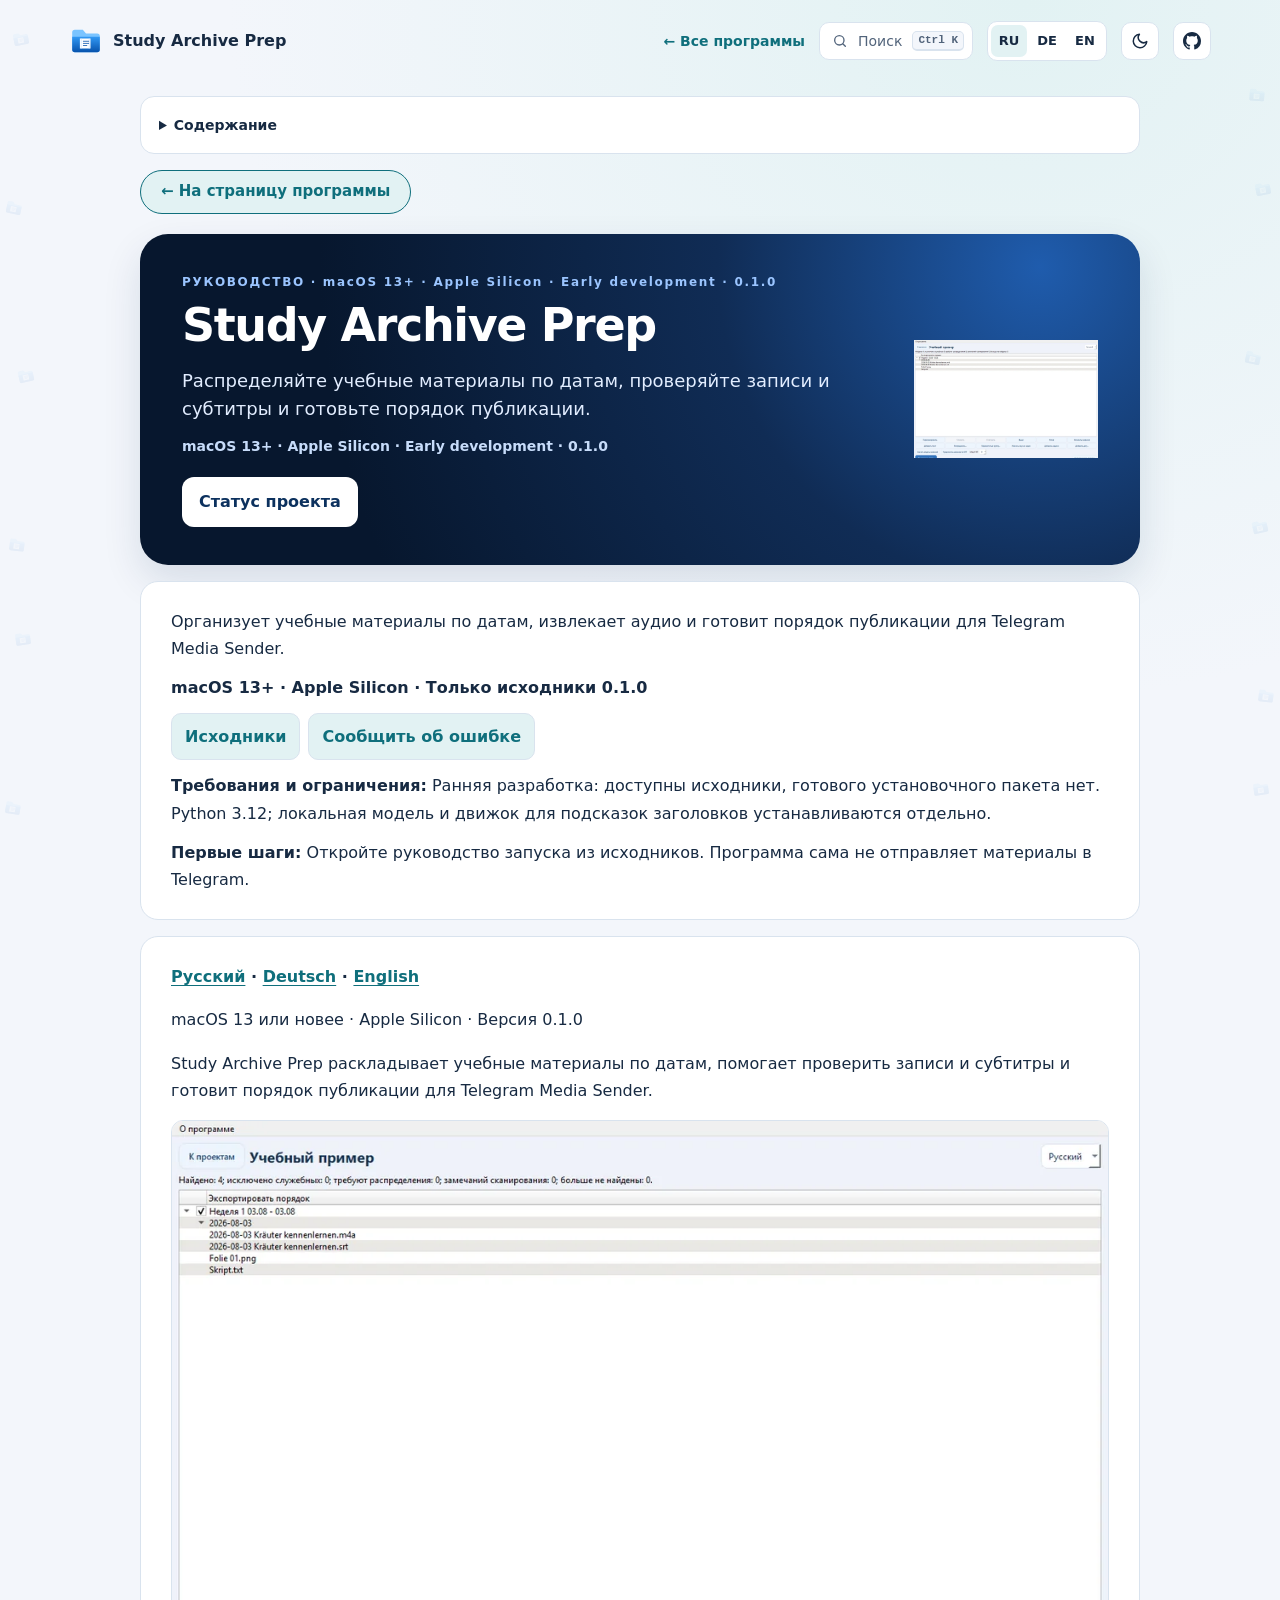
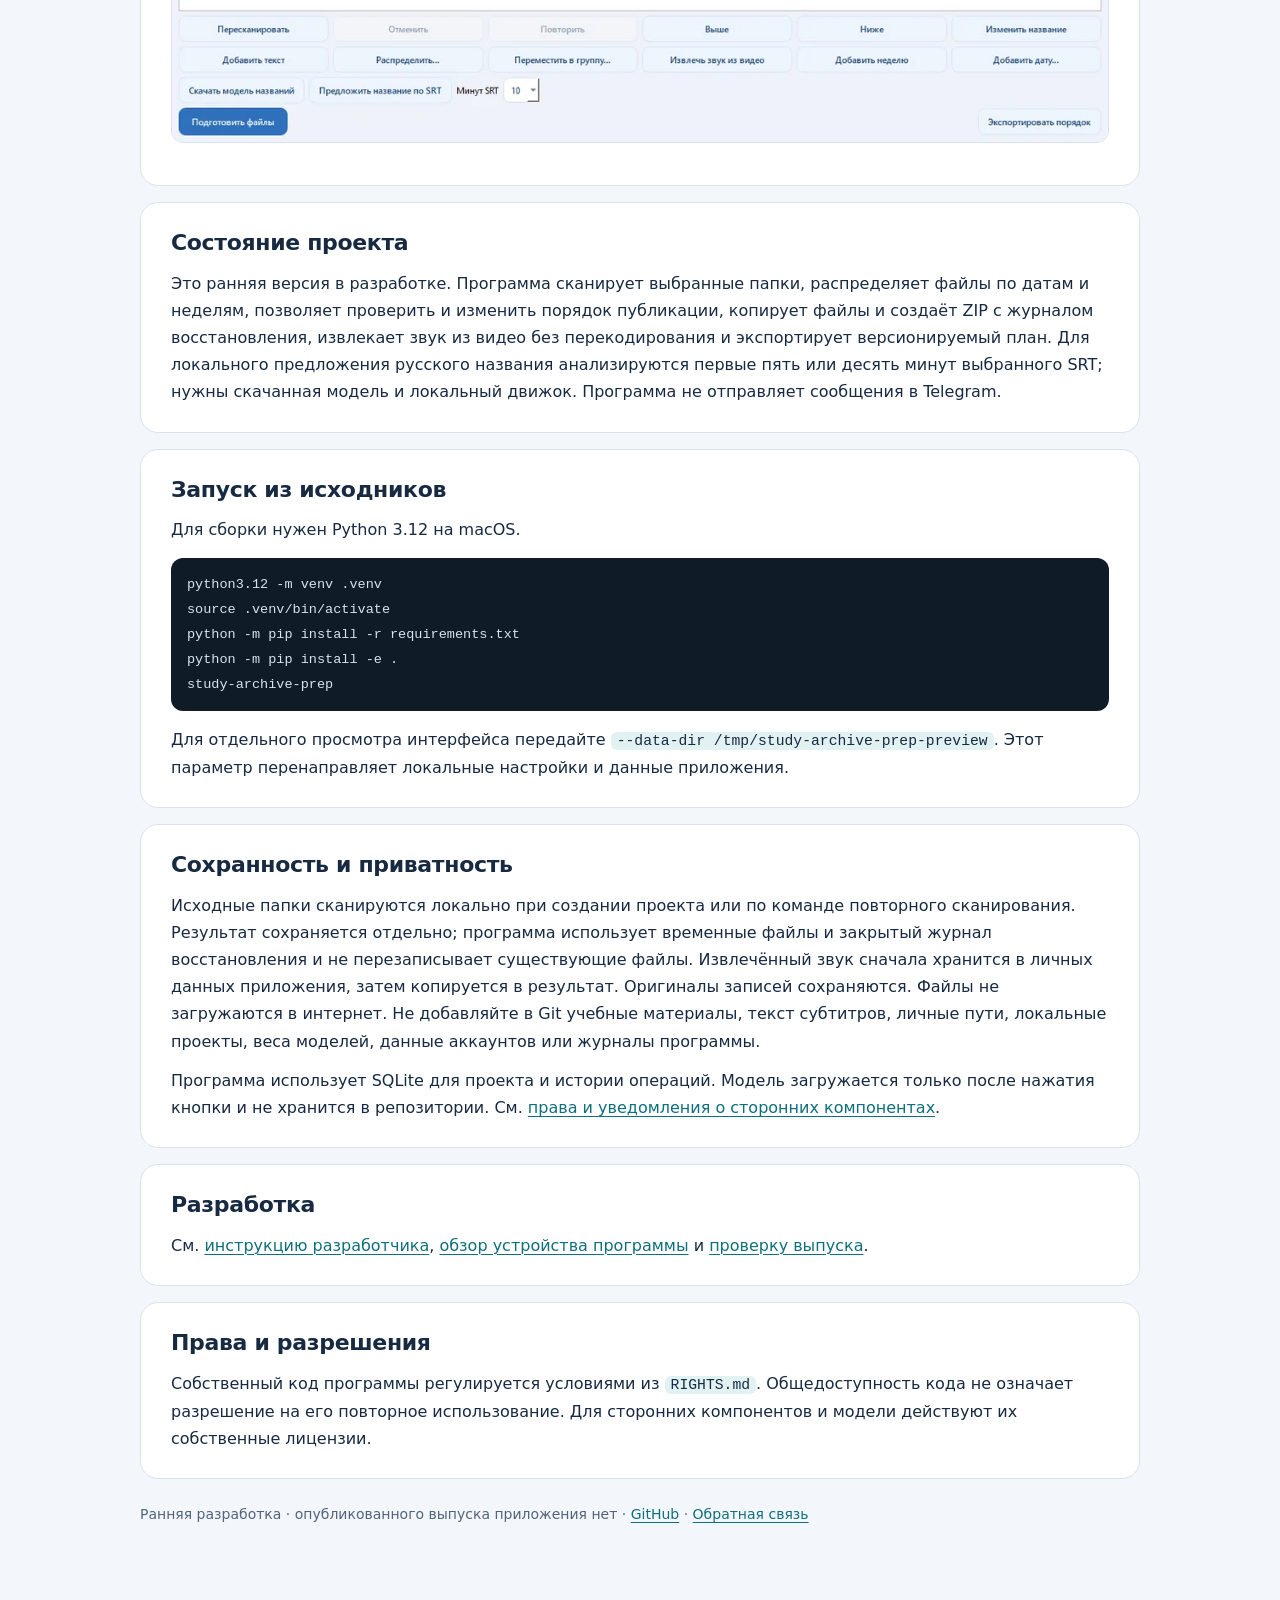
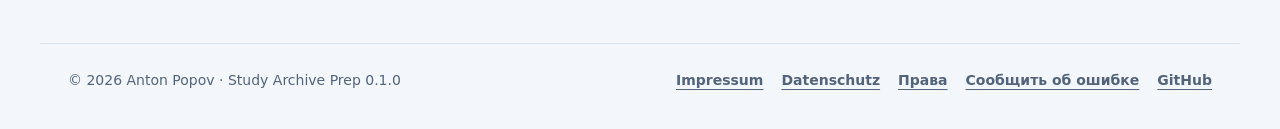
<file: Guide-ru.html>
<!doctype html><html lang="ru"><head><meta charset="utf-8"><meta name="viewport" content="width=device-width,initial-scale=1"><meta name="theme-color" content="#071a35"><meta name="description" content="Распределяйте учебные материалы по датам, проверяйте записи и субтитры и готовьте порядок публикации."><title>Study Archive Prep — Руководство</title><style>:root{--ink:#14253d;--muted:#607087;--line:#dbe4f0;--blue:#1677ff;--panel:#fff;--canvas:#f3f6fb}
*{box-sizing:border-box}body{margin:0;background:var(--canvas);color:var(--ink);font:16px/1.72 -apple-system,BlinkMacSystemFont,"Segoe UI",sans-serif}a{color:#075dd1;text-decoration-thickness:1px;text-underline-offset:3px}a:hover{color:#003c91}.shell{width:min(100% - 36px,1000px);margin:0 auto;padding:24px 0 56px}.top{display:flex;align-items:center;justify-content:space-between;gap:18px;margin-bottom:20px}.brand{display:flex;align-items:center;gap:10px;color:var(--ink);font-weight:750;text-decoration:none}.brand-mark{display:grid;width:38px;height:38px;place-items:center;border-radius:12px;background:#e6f0ff;color:#075dd1;font-size:18px;font-weight:800}.brand img{width:38px;height:38px;object-fit:contain}nav{display:flex;gap:8px;flex-wrap:wrap}nav a{padding:7px 12px;border:1px solid var(--line);border-radius:999px;background:#fff;color:#34445b;text-decoration:none;font-size:14px;font-weight:650}nav a[aria-current=page]{background:#e6f0ff;border-color:#b8d3ff;color:#075dd1}.hero{display:grid;grid-template-columns:1fr 104px;gap:24px;align-items:center;padding:38px 42px;border-radius:28px;background:radial-gradient(circle at 90% 10%,#1f5cad 0,#102c55 34%,#07172e 76%);color:#fff;box-shadow:0 16px 38px #0b2b551f}.kicker{margin:0 0 8px;color:#9bc5ff;font-size:12px;letter-spacing:.14em;font-weight:750}.meta{margin:12px 0 0;color:#c7dcfa;font-size:14px;font-weight:650}h1{margin:0;font-size:clamp(30px,5vw,46px);line-height:1.12;letter-spacing:-.03em}.lead{max-width:720px;margin:15px 0 0;color:#e2edff;font-size:18px;line-height:1.55}.brand-mark-large{display:grid;width:92px;height:92px;place-items:center;border:1px solid #ffffff42;border-radius:24px;background:#ffffff12;color:#fff;font-size:38px;font-weight:800}.button{display:inline-block;margin-top:19px;padding:10px 16px;border:1px solid #ffffff5c;border-radius:12px;background:#fff;color:#0c315e;font-weight:700;text-decoration:none}.overview,.topic{margin:16px 0;padding:26px 30px;background:var(--panel);border:1px solid var(--line);border-radius:18px;box-shadow:0 5px 16px #0b2b5507}.overview p:first-child{margin-top:0}.overview img{display:block;max-width:100%;height:auto;margin:16px auto;border:1px solid var(--line);border-radius:12px}.overview table,.topic table{display:block;max-width:100%;overflow-x:auto;border-collapse:collapse}.overview th,.overview td,.topic th,.topic td{padding:8px 10px;border:1px solid var(--line);text-align:left}.topic h2{margin:0 0 12px;font-size:22px;line-height:1.3;letter-spacing:-.015em}.topic h3{margin:22px 0 8px;font-size:18px;line-height:1.35}.topic p{margin:0 0 12px}.topic p:last-child{margin-bottom:0}.topic ul,.topic ol{padding-left:1.35em}.topic li{margin:.35em 0}.topic th{background:#eef4fc}.topic pre{max-width:100%;overflow:auto;padding:16px;border-radius:12px;background:#0b1b31;color:#e5efff}.topic code{padding:.12em .35em;border-radius:5px;background:#edf2f8}.topic pre code{padding:0;background:transparent;color:inherit}.topic blockquote{margin:12px 0;padding:4px 16px;border-left:3px solid #8bbaff;color:var(--muted)}footer{margin-top:24px;padding:20px 10px;color:var(--muted);text-align:center;font-size:14px}@media(max-width:620px){.shell{width:min(100% - 22px,1000px);padding-top:12px}.top{align-items:flex-start;flex-direction:column}.hero{grid-template-columns:1fr 66px;padding:26px 22px;border-radius:20px;gap:12px}.brand-mark-large{width:66px;height:66px;font-size:28px;border-radius:18px}.lead{font-size:16px}.overview,.topic{padding:21px 19px}}@media print{body{background:#fff}.shell{width:100%;padding:0}.top nav,.button{break-inside:avoid}.hero,.topic,.overview{box-shadow:none}.topic{break-inside:avoid}}
/* Use the application's real artwork in the guide header. */
.brand-mark{display:grid;flex:none;width:38px;height:38px;place-items:center;overflow:hidden;border-radius:10px;background:#ffffff18}
.brand-mark img{display:block;width:100%;height:100%;padding:2px;object-fit:contain}
.brand-mark-large{display:grid;box-sizing:border-box;width:104px;height:104px;padding:8px;place-items:center;overflow:hidden;border:1px solid #ffffff48;border-radius:24px;background:#ffffff12;font-size:0}
.brand-mark-large img{display:block;width:100%;height:100%;object-fit:contain}
.brand-mark-large.preview-art img{padding:0;object-fit:cover}
@media(max-width:620px){.brand-mark-large{width:66px;height:66px;padding:5px;border-radius:18px}}

/* Give interface previews enough room to read as product artwork. */
.hero-with-preview{grid-template-columns:minmax(0,1fr) 184px}
.brand-mark-large.preview-art{width:184px;height:118px;padding:4px;border-radius:18px}
.brand-mark-large.preview-art img{width:100%;height:100%;padding:0;object-fit:cover;object-position:top center;border-radius:13px}
@media(max-width:620px){.hero-with-preview{grid-template-columns:minmax(0,1fr) 88px}.brand-mark-large.preview-art{width:88px;height:64px;padding:3px;border-radius:14px}.brand-mark-large.preview-art img{border-radius:10px}}

/* Let the app artwork stand on its own without an extra tile. */
.brand-mark,
.brand-mark-large,
.brand-mark-large.preview-art {
  padding: 0;
  border: 0;
  border-radius: 0;
  background: transparent;
  box-shadow: none;
}
.brand-mark img,
.brand-mark-large img,
.brand-mark-large.preview-art img {
  padding: 0;
  border: 0;
  border-radius: 0;
  background: transparent;
  box-shadow: none;
}
.release-summary code{overflow-wrap:anywhere}.release-actions{display:flex;gap:8px;flex-wrap:wrap}.release-link{display:inline-block;padding:9px 13px;border:1px solid #bdd1ed;border-radius:10px;background:#edf4ff;color:#0753ad;font-weight:650;text-decoration:none}.release-link:focus-visible{outline:3px solid #1677ff;outline-offset:3px}
</style><!-- ppk-head:start --><meta name="color-scheme" content="light dark"><link rel="icon" href="presentation-icon.svg"><script src="assets/kit/kit-theme.js"></script><link rel="stylesheet" href="assets/kit/kit.css?v=2026.11.16-1"><script src="assets/kit/programs.js?v=2026.11.16-1" defer></script><script src="assets/kit/kit.js?v=2026.11.16-1" defer></script><link rel="stylesheet" href="guide-kit.css?v=2026.11.16-1-faa9ca0f"><!-- ppk-head:end --></head><body class="ppk-page ppk-prose">
<!-- ppk-nav:start --><a class="ppk-skip" href="#main-content">К содержимому</a>
<div class="ppk-nav-wrap" id="ppk-nav-wrap">
  <nav class="ppk-nav" aria-label="Основная навигация">
    <a class="ppk-brand" href="index-ru.html"><img src="presentation-icon.svg" alt="" width="34" height="34"><span>Study Archive Prep</span></a>
    <span class="ppk-spacer"></span>
    <a class="ppk-back" href="https://popovantondev.github.io/popovantondev/index-ru.html">← Все программы</a>
    <button class="ppk-search-btn" type="button" data-ppk-open-search aria-label="Поиск по программам"><span>Поиск</span><kbd>Ctrl K</kbd></button>
    <div class="ppk-langs"><a href="Guide-ru.html" lang="ru" hreflang="ru" aria-current="page">RU</a><a href="Guide-de.html" lang="de" hreflang="de">DE</a><a href="Guide-en.html" lang="en" hreflang="en">EN</a></div>
    <button class="ppk-icon-btn ppk-theme-btn" type="button" data-ppk-theme aria-label="Сменить тему"></button>
    <a class="ppk-icon-btn ppk-gh-btn" href="https://github.com/popovantondev/StudyArchivePrep" aria-label="GitHub"></a>
  </nav>
</div><!-- ppk-nav:end -->
<div class="shell"><aside class="guide-tools"><details><summary>Содержание</summary><ol><li><a href="#section">Состояние проекта</a></li><li><a href="#section-1">Запуск из исходников</a></li><li><a href="#section-2">Сохранность и приватность</a></li><li><a href="#section-3">Разработка</a></li><li><a href="#section-4">Права и разрешения</a></li></ol></details></aside>
<main id="main-content">
<!-- ppk-guide-home:start --><p class="guide-home"><a class="guide-home-link" href="index-ru.html">← На страницу программы</a></p><!-- ppk-guide-home:end -->
<section class="hero hero-with-preview"><div><p class="kicker">РУКОВОДСТВО &#183; macOS 13+ &#183; Apple Silicon &#183; Early development &#183; 0.1.0</p><h1>Study Archive Prep</h1><p class="lead">Распределяйте учебные материалы по датам, проверяйте записи и субтитры и готовьте порядок публикации.</p><p class="meta">macOS 13+ &#183; Apple Silicon &#183; Early development &#183; 0.1.0</p><a class="button" href="https://github.com/popovantondev/StudyArchivePrep/releases">Статус проекта</a></div><div class="brand-mark-large preview-art"><img src="assets/web/study-archive-prep-workspace-ru.1e281bf9.webp" alt="" width="1280" height="850" decoding="async"></div></section>
<!-- public-release:start -->
<section class="topic release-summary" aria-label="Первые шаги">
<p>Организует учебные материалы по датам, извлекает аудио и готовит порядок публикации для Telegram Media Sender.</p>
<p><strong>macOS 13+ · Apple Silicon · Только исходники 0.1.0</strong></p>
<p class="release-actions"><a class="release-link" href="https://github.com/popovantondev/StudyArchivePrep">Исходники</a> <a class="release-link" href="https://github.com/popovantondev/StudyArchivePrep/issues/new/choose">Сообщить об ошибке</a></p>
<p><strong>Требования и ограничения:</strong> Ранняя разработка: доступны исходники, готового установочного пакета нет. Python 3.12; локальная модель и движок для подсказок заголовков устанавливаются отдельно.</p>
<p><strong>Первые шаги:</strong> Откройте руководство запуска из исходников. Программа сама не отправляет материалы в Telegram.</p>
</section>
<!-- public-release:end -->
<section class="overview">
<p><strong><a href="Guide-ru.html">Русский</a> · <a href="Guide-de.html">Deutsch</a> · <a href="Guide-en.html">English</a></strong></p>
<p>macOS 13 или новее · Apple Silicon · Версия 0.1.0</p>
<p>Study Archive Prep раскладывает учебные материалы по датам, помогает проверить записи и субтитры и готовит порядок публикации для Telegram Media Sender.</p>
<p><img src="assets/web/study-archive-prep-workspace-ru.1e281bf9.webp" alt="Рабочее окно на синтетическом примере" width="1280" height="850" loading="lazy" decoding="async" /></p>
</section><section class="topic"><h2 id="section">Состояние проекта</h2>
<p>Это ранняя версия в разработке. Программа сканирует выбранные папки, распределяет файлы по датам и неделям, позволяет проверить и изменить порядок публикации, копирует файлы и создаёт ZIP с журналом восстановления, извлекает звук из видео без перекодирования и экспортирует версионируемый план. Для локального предложения русского названия анализируются первые пять или десять минут выбранного SRT; нужны скачанная модель и локальный движок. Программа не отправляет сообщения в Telegram.</p>
</section><section class="topic"><h2 id="section-1">Запуск из исходников</h2>
<p>Для сборки нужен Python 3.12 на macOS.</p>
<pre><code class="language-bash">python3.12 -m venv .venv
source .venv/bin/activate
python -m pip install -r requirements.txt
python -m pip install -e .
study-archive-prep
</code></pre>
<p>Для отдельного просмотра интерфейса передайте <code>--data-dir /tmp/study-archive-prep-preview</code>. Этот параметр перенаправляет локальные настройки и данные приложения.</p>
</section><section class="topic"><h2 id="section-2">Сохранность и приватность</h2>
<p>Исходные папки сканируются локально при создании проекта или по команде повторного сканирования. Результат сохраняется отдельно; программа использует временные файлы и закрытый журнал восстановления и не перезаписывает существующие файлы. Извлечённый звук сначала хранится в личных данных приложения, затем копируется в результат. Оригиналы записей сохраняются. Файлы не загружаются в интернет. Не добавляйте в Git учебные материалы, текст субтитров, личные пути, локальные проекты, веса моделей, данные аккаунтов или журналы программы.</p>
<p>Программа использует SQLite для проекта и истории операций. Модель загружается только после нажатия кнопки и не хранится в репозитории. См. <a href="https://github.com/popovantondev/StudyArchivePrep/blob/main/THIRD_PARTY_NOTICES.md">права и уведомления о сторонних компонентах</a>.</p>
</section><section class="topic"><h2 id="section-3">Разработка</h2>
<p>См. <a href="https://github.com/popovantondev/StudyArchivePrep/blob/main/docs/ru/development.md">инструкцию разработчика</a>, <a href="https://github.com/popovantondev/StudyArchivePrep/blob/main/docs/ru/architecture.md">обзор устройства программы</a> и <a href="https://github.com/popovantondev/StudyArchivePrep/blob/main/docs/release-check.md">проверку выпуска</a>.</p>
</section><section class="topic"><h2 id="section-4">Права и разрешения</h2>
<p>Собственный код программы регулируется условиями из <code>RIGHTS.md</code>. Общедоступность кода не означает разрешение на его повторное использование. Для сторонних компонентов и модели действуют их собственные лицензии.</p>
</section></main><div class="guide-note">Ранняя разработка &#183; опубликованного выпуска приложения нет · <a href="https://github.com/popovantondev/StudyArchivePrep">GitHub</a> · <a href="https://github.com/popovantondev/StudyArchivePrep/issues/new/choose">Обратная связь</a></div></div>
<footer class="ppk-footer">
<span>© 2026 Anton Popov · Study Archive Prep 0.1.0</span>
<nav aria-label="Правовая информация"><a href="https://popovantondev.github.io/popovantondev/impressum.html">Impressum</a><a href="https://popovantondev.github.io/popovantondev/datenschutz.html">Datenschutz</a><a href="https://github.com/popovantondev/StudyArchivePrep/blob/main/RIGHTS.md">Права</a><a href="https://github.com/popovantondev/StudyArchivePrep/issues/new/choose">Сообщить об ошибке</a><a href="https://github.com/popovantondev/StudyArchivePrep">GitHub</a></nav>
</footer>
</body></html>
</file>
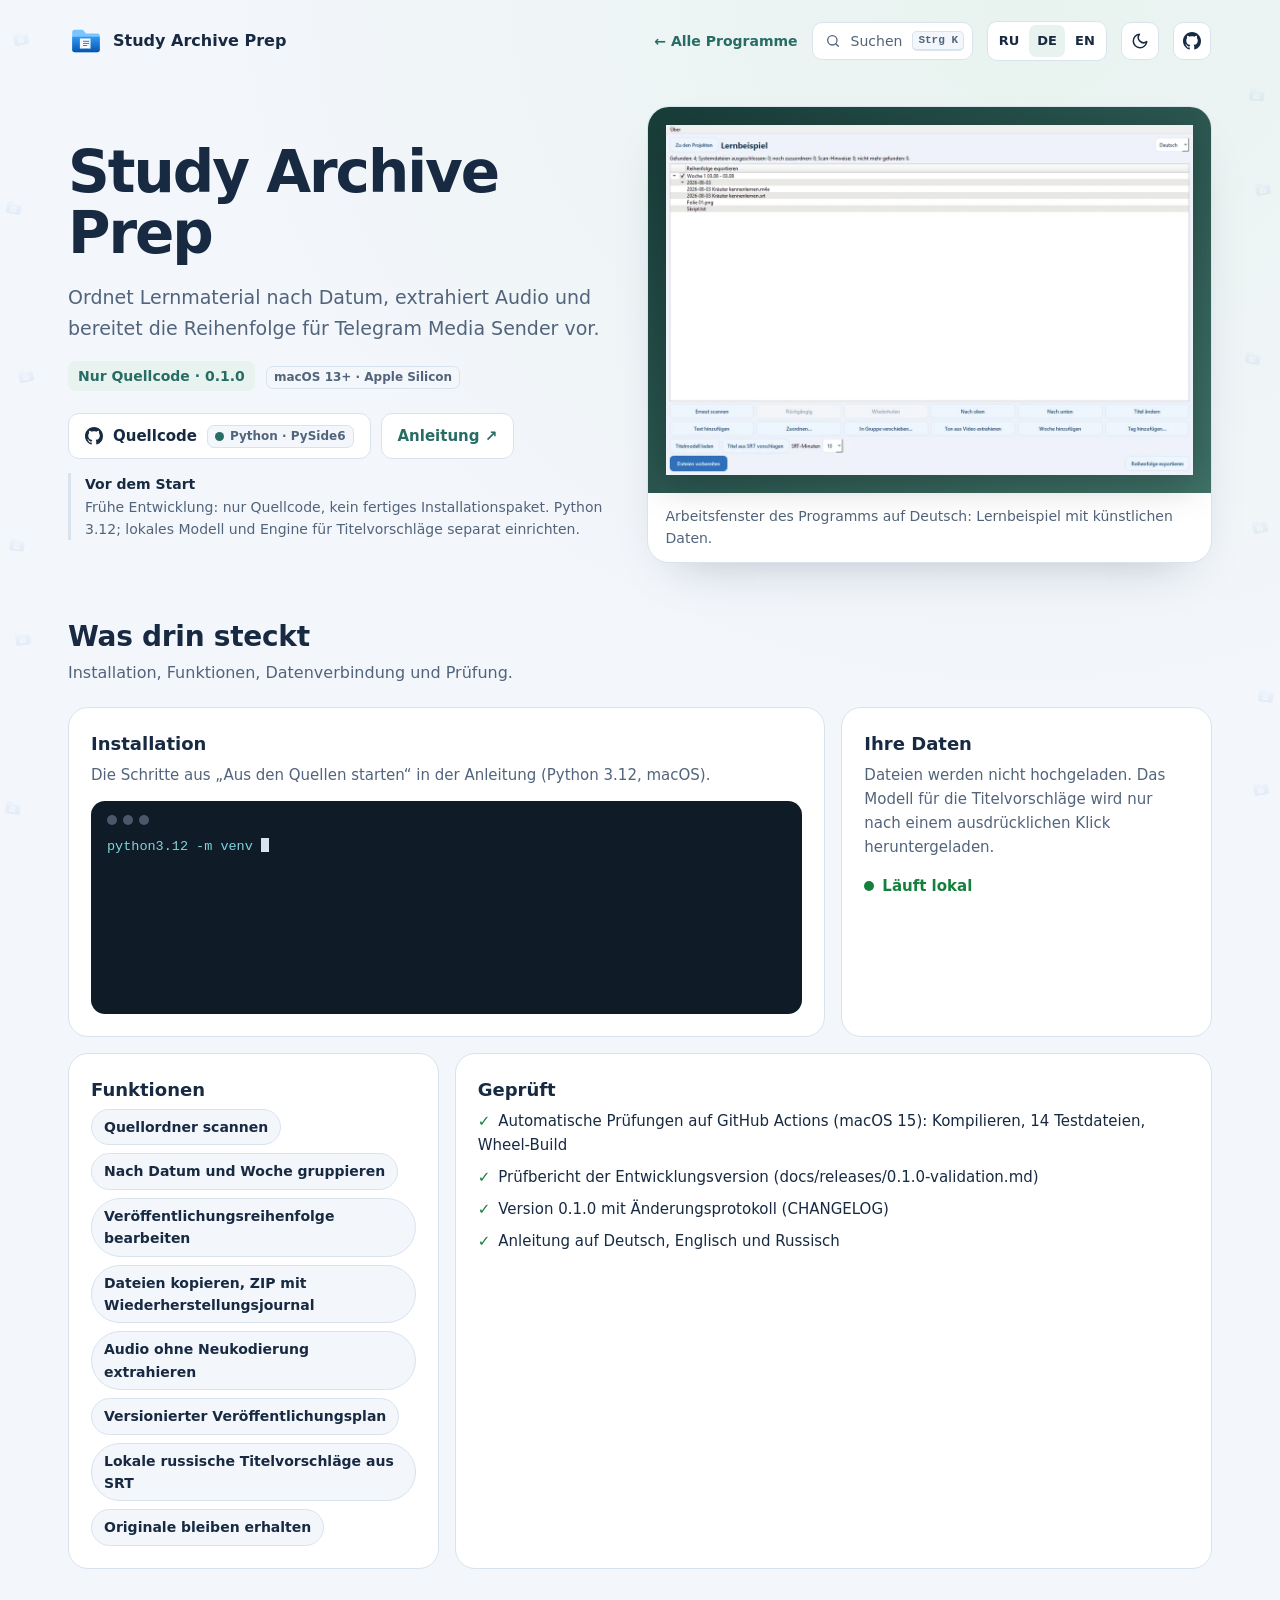
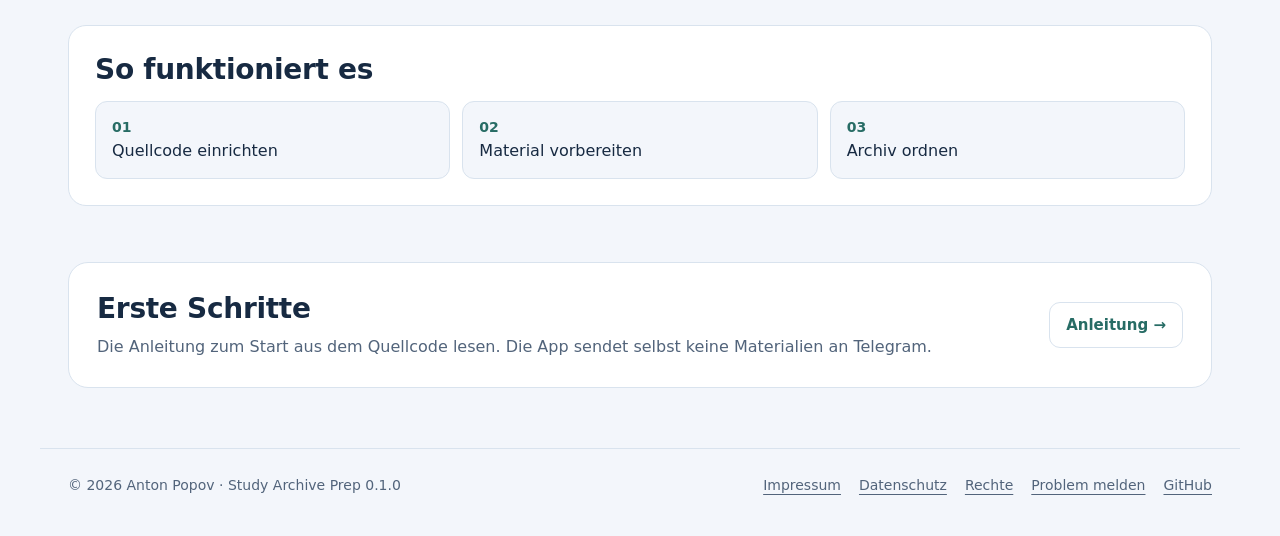
<file: index-de.html>
<!doctype html>
<html lang="de">
<head>
<meta charset="utf-8">
<meta name="viewport" content="width=device-width,initial-scale=1">
<script>location.replace('index.html'+location.hash)</script>
<meta http-equiv="refresh" content="0; url=index.html">
<link rel="canonical" href="https://popovantondev.github.io/StudyArchivePrep/index.html">
<meta name="robots" content="noindex">
<title>Study Archive Prep — Weiterleitung</title>
</head>
<body>
<p>Diese Seite ist umgezogen: <a href="index.html">Study Archive Prep — Startseite</a></p>
<p><a href="index-en.html" lang="en" hreflang="en">English</a> · <a href="index-ru.html" lang="ru" hreflang="ru">Русский</a></p>
</body>
</html>
</file>
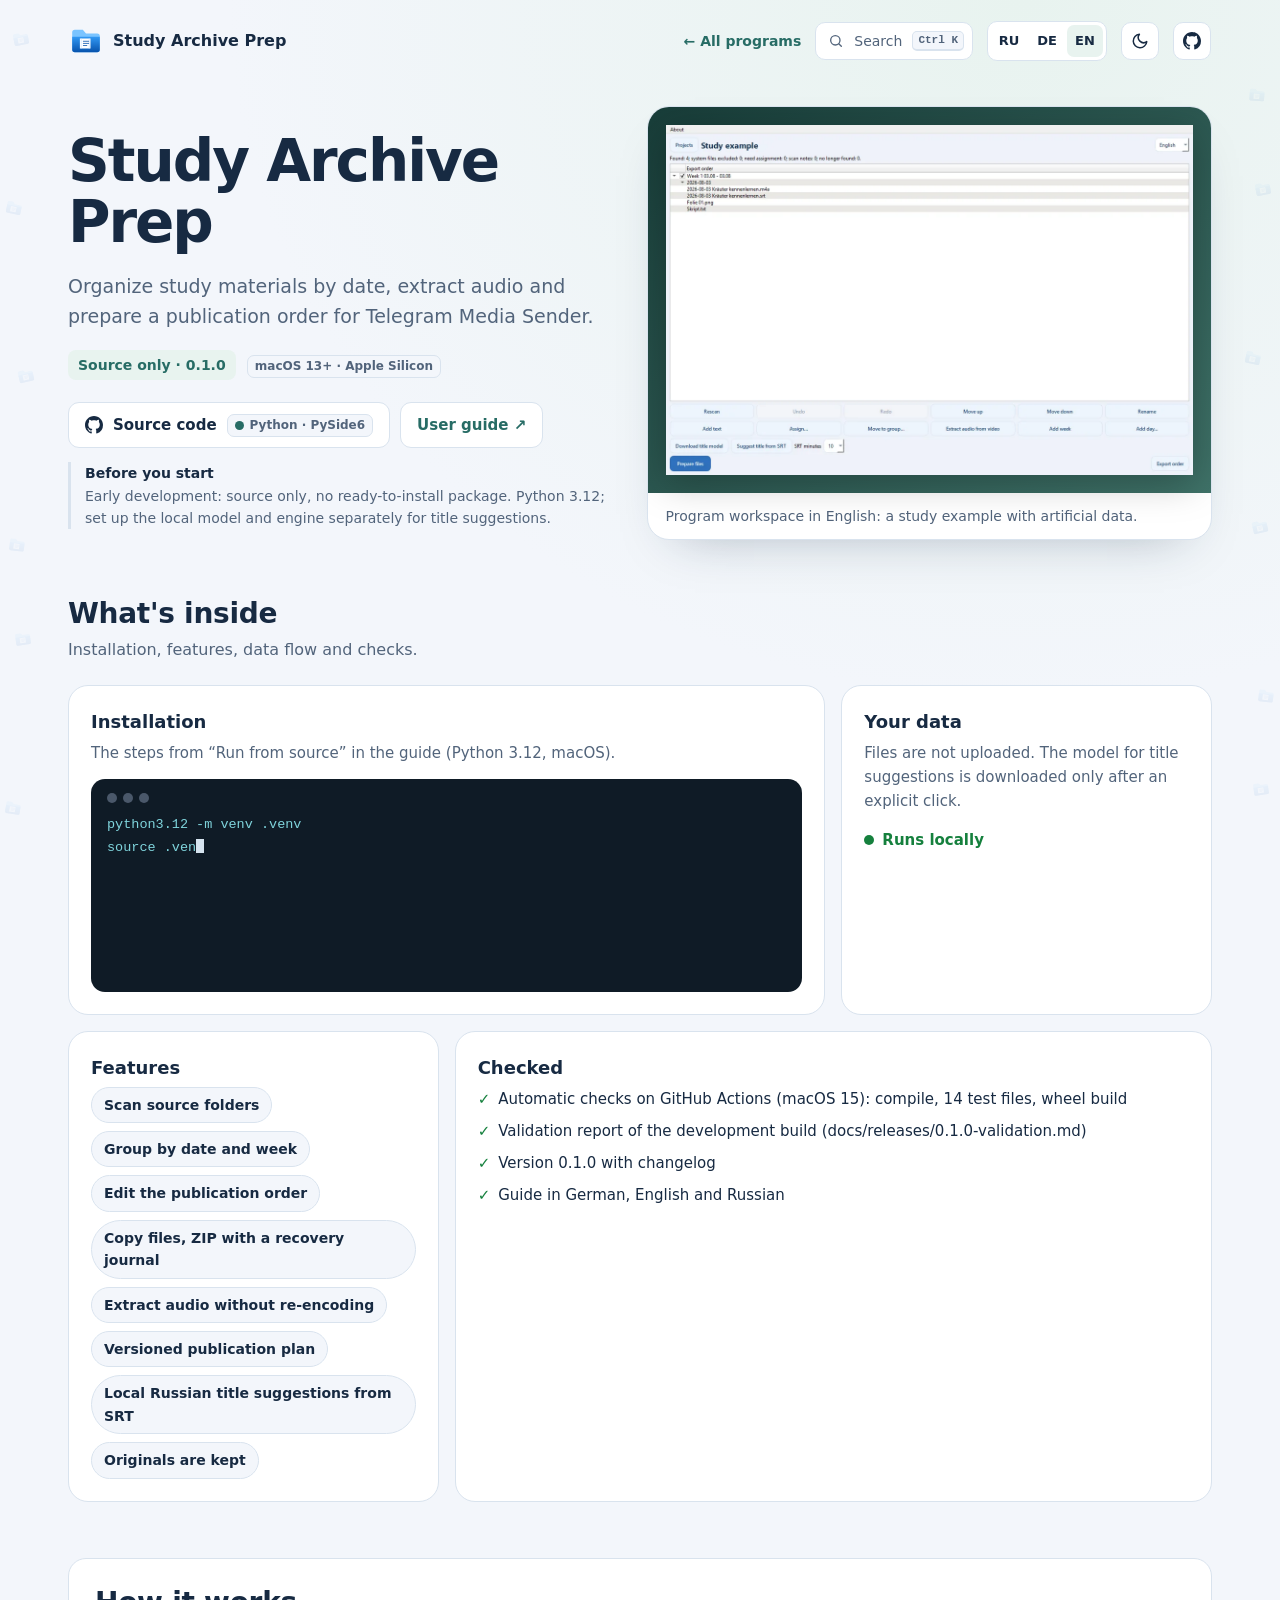
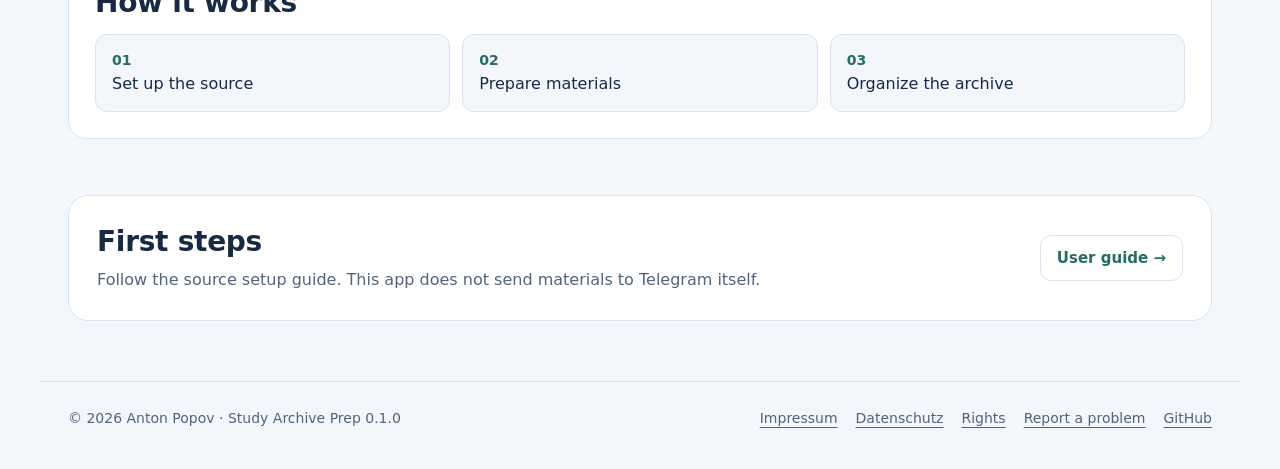
<file: index-en.html>
<!doctype html>
<html lang="en">
<head>
<meta charset="utf-8">
<meta name="viewport" content="width=device-width,initial-scale=1">
<meta name="color-scheme" content="light dark">
<meta name="description" content="Organize study materials by date, extract audio and prepare a publication order for Telegram Media Sender.">
<title>Study Archive Prep — Organize study materials by date, extract audio and prepare a publication order for Telegram Media Sender</title>
<link rel="icon" href="presentation-icon.svg">
<script src="assets/kit/kit-theme.js"></script><link rel="stylesheet" href="assets/kit/kit.css?v=2026.11.16-1"><script src="assets/kit/programs.js?v=2026.11.16-1" defer></script><script src="assets/kit/kit.js?v=2026.11.16-1" defer></script>
<link rel="stylesheet" href="presentation.css?v=2026.11.16-1">
</head>
<body class="ppk-page">
<a class="ppk-skip" href="#main">Skip to content</a>
<div class="ppk-nav-wrap" id="ppk-nav-wrap">
  <nav class="ppk-nav" aria-label="Main navigation">
    <a class="ppk-brand" href="index-en.html"><img src="presentation-icon.svg" alt="" width="34" height="34"><span>Study Archive Prep</span></a>
    <span class="ppk-spacer"></span>
    <a class="ppk-back" href="https://popovantondev.github.io/popovantondev/index-en.html">← All programs</a>
    <button class="ppk-search-btn" type="button" data-ppk-open-search aria-label="Search programs"><span>Search</span><kbd>Ctrl K</kbd></button>
    <div class="ppk-langs"><a href="index-ru.html" lang="ru" hreflang="ru">RU</a><a href="index.html" lang="de" hreflang="de">DE</a><a href="index-en.html" lang="en" hreflang="en" aria-current="page">EN</a></div>
    <button class="ppk-icon-btn ppk-theme-btn" type="button" data-ppk-theme aria-label="Switch colour scheme"></button>
    <a class="ppk-icon-btn ppk-gh-btn" href="https://github.com/popovantondev/StudyArchivePrep" aria-label="GitHub"></a>
  </nav>
</div>
<main class="ppk-shell" id="main">
<div class="ppk-hero">
<div>

<h1>Study Archive Prep</h1>
<p class="ppk-lead">Organize study materials by date, extract audio and prepare a publication order for Telegram Media Sender.</p>
<span class="ppk-status">Source only · 0.1.0</span> <span class="ppk-chip ppk-meta-chip">macOS 13+ · Apple Silicon</span>
<div class="ppk-actions">
<a class="ppk-btn ppk-btn-gh" href="https://github.com/popovantondev/StudyArchivePrep">Source code <span class="ppk-chip"><i class="ppk-dot"></i>Python · PySide6</span></a>
<a class="ppk-btn" href="Guide-en.html">User guide ↗</a>
</div>
<p class="ppk-requirements"><strong>Before you start</strong>Early development: source only, no ready-to-install package. Python 3.12; set up the local model and engine separately for title suggestions.</p>

</div>
<figure class="ppk-preview">
<div class="ppk-stage"><a href="docs/images/study-archive-prep-workspace-en.png"><img src="assets/web/study-archive-prep-workspace-en.558450f0.webp" alt="Study Archive Prep — Program workspace in English: a study example with artificial data." width="1280" height="850" decoding="async" fetchpriority="high"></a></div>
<figcaption>Program workspace in English: a study example with artificial data.</figcaption>
</figure>
</div>



<section class="ppk-bento-section ppk-section ppk-reveal">
<h2>What&#x27;s inside</h2>
<p class="ppk-sub">Installation, features, data flow and checks.</p>
<div class="ppk-bento">
<div class="ppk-tile ppk-wide"><h3>Installation</h3><p>The steps from “Run from source” in the guide (Python 3.12, macOS).</p><div class="ppk-term" role="group" aria-label="Installation"><div class="ppk-term-bar"><i></i><i></i><i></i></div><div class="ppk-term-out"><div class="ppk-ps">python3.12 -m venv .venv</div><div class="ppk-ps">source .venv/bin/activate</div><div class="ppk-ps">python -m pip install -r requirements.txt</div><div class="ppk-ps">python -m pip install -e .</div><div class="ppk-ok">study-archive-prep</div><div class="ppk-dim"># Isolated UI preview: study-archive-prep --data-dir /tmp/study-archive-prep-preview</div></div></div></div>
<div class="ppk-tile"><h3>Your data</h3><p>Files are not uploaded. The model for title suggestions is downloaded only after an explicit click.</p><span class="ppk-live">Runs locally</span></div>
<div class="ppk-tile"><h3>Features</h3><div class="ppk-chips"><span>Scan source folders</span><span>Group by date and week</span><span>Edit the publication order</span><span>Copy files, ZIP with a recovery journal</span><span>Extract audio without re-encoding</span><span>Versioned publication plan</span><span>Local Russian title suggestions from SRT</span><span>Originals are kept</span></div></div>
<div class="ppk-tile ppk-wide"><h3>Checked</h3><ul class="ppk-checks"><li>Automatic checks on GitHub Actions (macOS 15): compile, 14 test files, wheel build</li><li>Validation report of the development build (docs/releases/0.1.0-validation.md)</li><li>Version 0.1.0 with changelog</li><li>Guide in German, English and Russian</li></ul></div>
</div>
</section>

<section class="ppk-section ppk-process ppk-reveal" aria-labelledby="process-title">
<h2 id="process-title">How it works</h2>
<ol class="ppk-flow"><li>Set up the source</li><li>Prepare materials</li><li>Organize the archive</li></ol>
</section>

<section class="ppk-section ppk-start ppk-reveal">
<div><h2>First steps</h2><p>Follow the source setup guide. This app does not send materials to Telegram itself.</p></div>
<div class="ppk-actions"><a class="ppk-btn" href="Guide-en.html">User guide →</a></div>
</section>
</main>
<footer class="ppk-footer">
<span>© 2026 Anton Popov · Study Archive Prep 0.1.0</span>
<nav aria-label="Legal"><a href="https://popovantondev.github.io/popovantondev/impressum.html">Impressum</a><a href="https://popovantondev.github.io/popovantondev/datenschutz.html">Datenschutz</a><a href="https://github.com/popovantondev/StudyArchivePrep/blob/main/RIGHTS.md">Rights</a><a href="https://github.com/popovantondev/StudyArchivePrep/issues/new/choose">Report a problem</a><a href="https://github.com/popovantondev/StudyArchivePrep">GitHub</a></nav>
</footer>
</body>
</html>
</file>
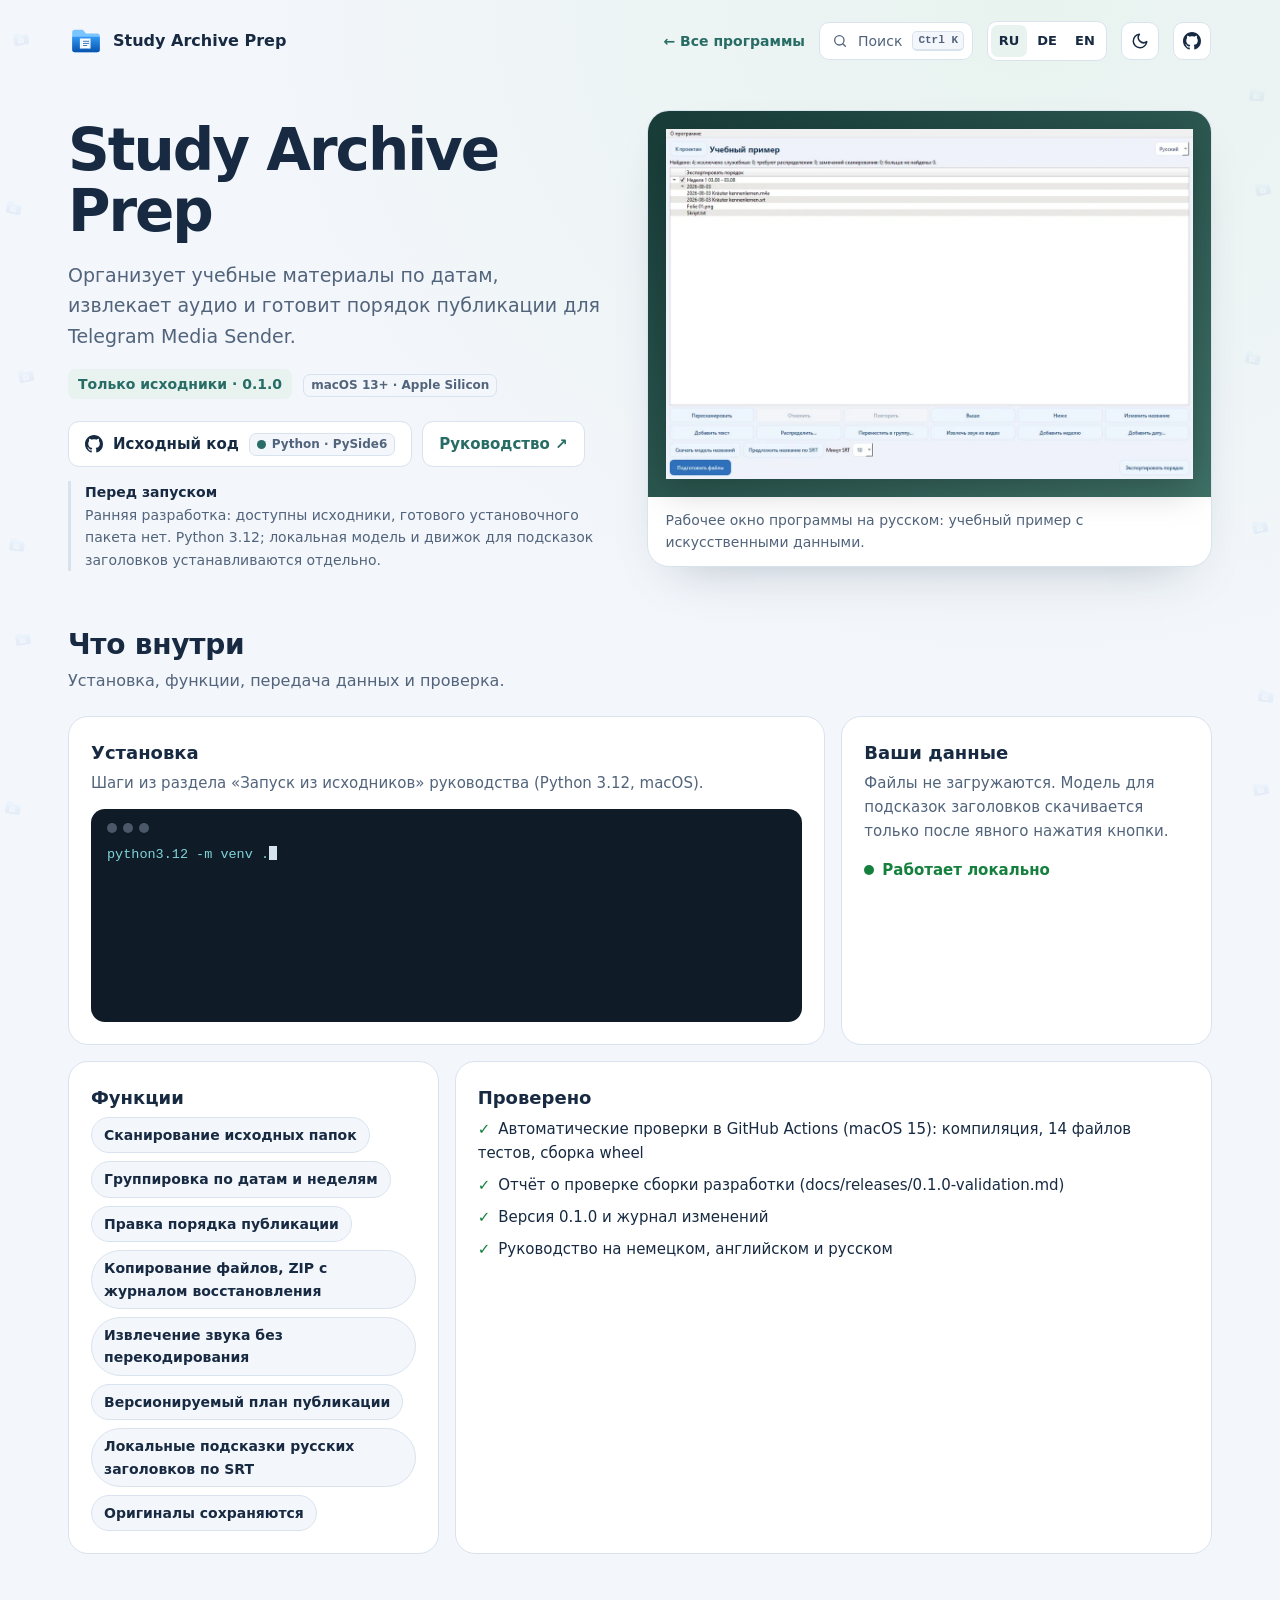
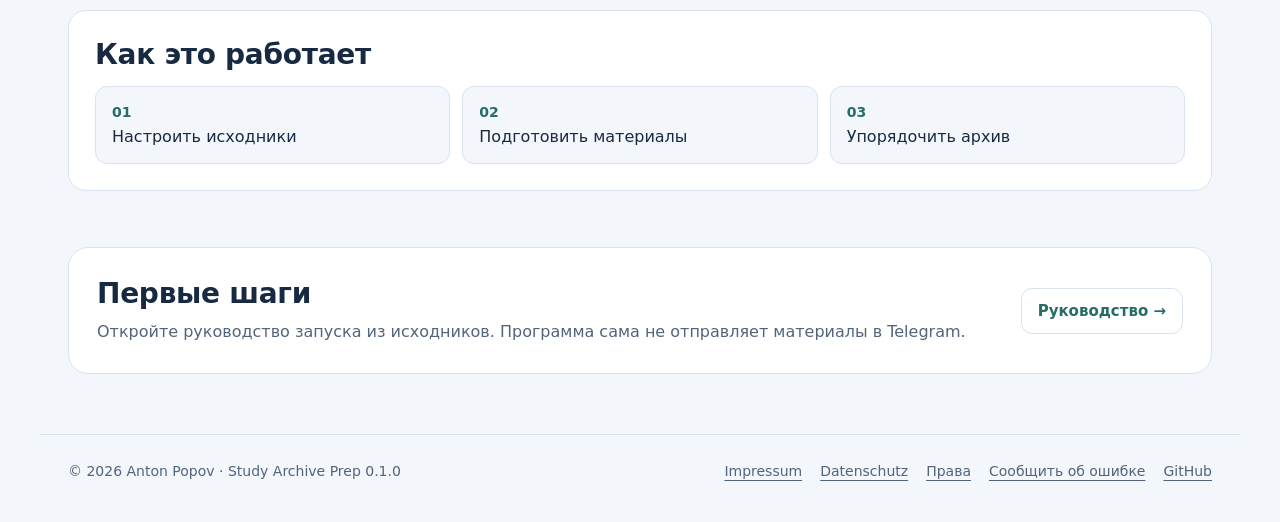
<file: index-ru.html>
<!doctype html>
<html lang="ru">
<head>
<meta charset="utf-8">
<meta name="viewport" content="width=device-width,initial-scale=1">
<meta name="color-scheme" content="light dark">
<meta name="description" content="Организует учебные материалы по датам, извлекает аудио и готовит порядок публикации для Telegram Media Sender.">
<title>Study Archive Prep — Организует учебные материалы по датам, извлекает аудио и готовит порядок публикации для Telegram Media Sender</title>
<link rel="icon" href="presentation-icon.svg">
<script src="assets/kit/kit-theme.js"></script><link rel="stylesheet" href="assets/kit/kit.css?v=2026.11.16-1"><script src="assets/kit/programs.js?v=2026.11.16-1" defer></script><script src="assets/kit/kit.js?v=2026.11.16-1" defer></script>
<link rel="stylesheet" href="presentation.css?v=2026.11.16-1">
</head>
<body class="ppk-page">
<a class="ppk-skip" href="#main">К содержимому</a>
<div class="ppk-nav-wrap" id="ppk-nav-wrap">
  <nav class="ppk-nav" aria-label="Основная навигация">
    <a class="ppk-brand" href="index-ru.html"><img src="presentation-icon.svg" alt="" width="34" height="34"><span>Study Archive Prep</span></a>
    <span class="ppk-spacer"></span>
    <a class="ppk-back" href="https://popovantondev.github.io/popovantondev/index-ru.html">← Все программы</a>
    <button class="ppk-search-btn" type="button" data-ppk-open-search aria-label="Поиск по программам"><span>Поиск</span><kbd>Ctrl K</kbd></button>
    <div class="ppk-langs"><a href="index-ru.html" lang="ru" hreflang="ru" aria-current="page">RU</a><a href="index.html" lang="de" hreflang="de">DE</a><a href="index-en.html" lang="en" hreflang="en">EN</a></div>
    <button class="ppk-icon-btn ppk-theme-btn" type="button" data-ppk-theme aria-label="Сменить тему"></button>
    <a class="ppk-icon-btn ppk-gh-btn" href="https://github.com/popovantondev/StudyArchivePrep" aria-label="GitHub"></a>
  </nav>
</div>
<main class="ppk-shell" id="main">
<div class="ppk-hero">
<div>

<h1>Study Archive Prep</h1>
<p class="ppk-lead">Организует учебные материалы по датам, извлекает аудио и готовит порядок публикации для Telegram Media Sender.</p>
<span class="ppk-status">Только исходники · 0.1.0</span> <span class="ppk-chip ppk-meta-chip">macOS 13+ · Apple Silicon</span>
<div class="ppk-actions">
<a class="ppk-btn ppk-btn-gh" href="https://github.com/popovantondev/StudyArchivePrep">Исходный код <span class="ppk-chip"><i class="ppk-dot"></i>Python · PySide6</span></a>
<a class="ppk-btn" href="Guide-ru.html">Руководство ↗</a>
</div>
<p class="ppk-requirements"><strong>Перед запуском</strong>Ранняя разработка: доступны исходники, готового установочного пакета нет. Python 3.12; локальная модель и движок для подсказок заголовков устанавливаются отдельно.</p>

</div>
<figure class="ppk-preview">
<div class="ppk-stage"><a href="docs/images/study-archive-prep-workspace-ru.png"><img src="assets/web/study-archive-prep-workspace-ru.1e281bf9.webp" alt="Study Archive Prep — Рабочее окно программы на русском: учебный пример с искусственными данными." width="1280" height="850" decoding="async" fetchpriority="high"></a></div>
<figcaption>Рабочее окно программы на русском: учебный пример с искусственными данными.</figcaption>
</figure>
</div>



<section class="ppk-bento-section ppk-section ppk-reveal">
<h2>Что внутри</h2>
<p class="ppk-sub">Установка, функции, передача данных и проверка.</p>
<div class="ppk-bento">
<div class="ppk-tile ppk-wide"><h3>Установка</h3><p>Шаги из раздела «Запуск из исходников» руководства (Python 3.12, macOS).</p><div class="ppk-term" role="group" aria-label="Установка"><div class="ppk-term-bar"><i></i><i></i><i></i></div><div class="ppk-term-out"><div class="ppk-ps">python3.12 -m venv .venv</div><div class="ppk-ps">source .venv/bin/activate</div><div class="ppk-ps">python -m pip install -r requirements.txt</div><div class="ppk-ps">python -m pip install -e .</div><div class="ppk-ok">study-archive-prep</div><div class="ppk-dim"># Отдельный просмотр интерфейса: study-archive-prep --data-dir /tmp/study-archive-prep-preview</div></div></div></div>
<div class="ppk-tile"><h3>Ваши данные</h3><p>Файлы не загружаются. Модель для подсказок заголовков скачивается только после явного нажатия кнопки.</p><span class="ppk-live">Работает локально</span></div>
<div class="ppk-tile"><h3>Функции</h3><div class="ppk-chips"><span>Сканирование исходных папок</span><span>Группировка по датам и неделям</span><span>Правка порядка публикации</span><span>Копирование файлов, ZIP с журналом восстановления</span><span>Извлечение звука без перекодирования</span><span>Версионируемый план публикации</span><span>Локальные подсказки русских заголовков по SRT</span><span>Оригиналы сохраняются</span></div></div>
<div class="ppk-tile ppk-wide"><h3>Проверено</h3><ul class="ppk-checks"><li>Автоматические проверки в GitHub Actions (macOS 15): компиляция, 14 файлов тестов, сборка wheel</li><li>Отчёт о проверке сборки разработки (docs/releases/0.1.0-validation.md)</li><li>Версия 0.1.0 и журнал изменений</li><li>Руководство на немецком, английском и русском</li></ul></div>
</div>
</section>

<section class="ppk-section ppk-process ppk-reveal" aria-labelledby="process-title">
<h2 id="process-title">Как это работает</h2>
<ol class="ppk-flow"><li>Настроить исходники</li><li>Подготовить материалы</li><li>Упорядочить архив</li></ol>
</section>

<section class="ppk-section ppk-start ppk-reveal">
<div><h2>Первые шаги</h2><p>Откройте руководство запуска из исходников. Программа сама не отправляет материалы в Telegram.</p></div>
<div class="ppk-actions"><a class="ppk-btn" href="Guide-ru.html">Руководство →</a></div>
</section>
</main>
<footer class="ppk-footer">
<span>© 2026 Anton Popov · Study Archive Prep 0.1.0</span>
<nav aria-label="Правовая информация"><a href="https://popovantondev.github.io/popovantondev/impressum.html">Impressum</a><a href="https://popovantondev.github.io/popovantondev/datenschutz.html">Datenschutz</a><a href="https://github.com/popovantondev/StudyArchivePrep/blob/main/RIGHTS.md">Права</a><a href="https://github.com/popovantondev/StudyArchivePrep/issues/new/choose">Сообщить об ошибке</a><a href="https://github.com/popovantondev/StudyArchivePrep">GitHub</a></nav>
</footer>
</body>
</html>
</file>
<file: assets/kit/kit.css>
/* popovantondev shared kit: tokens, header, search palette, components, footer.
   Everything is prefixed ppk-. Pages set their accent in their own CSS (see demo.html).
   Kit tokens have zero specificity (:where), so any page rule overrides them regardless of load order. */

/* ---------- tokens ---------- */
:where(:root){color-scheme:light;
  --ppk-bg:#f3f6fb;--ppk-panel:#ffffff;--ppk-ink:#172a42;--ppk-muted:#52647b;--ppk-line:#d9e3ee;
  --ppk-accent:#0f6f7c;--ppk-accent-ink:#ffffff;--ppk-tint:#e2f2f3;--ppk-hero:#0c3a45;--ppk-hero-end:#1b6b78;
  --ppk-glass:rgba(255,255,255,.76);--ppk-term:#0f1b26;--ppk-term-ink:#d6e4ef;--ppk-term-ps:#7fd4dc;--ppk-term-ok:#6ee787;--ppk-term-dim:#8fa3b6;
  --ppk-ok:#15803d;--ppk-ok-bg:#dcfce7;--ppk-ok-fg:#166534;--ppk-warn-bg:#fef3c7;--ppk-warn-fg:#92400e;
  --ppk-focus:#1a5fd0;--ppk-shadow:0 22px 50px -30px rgba(22,43,72,.35);
  --ppk-radius-s:8px;--ppk-radius-m:12px;--ppk-radius-l:20px;--ppk-radius-pill:999px;
  --ppk-font:system-ui,-apple-system,"Segoe UI",sans-serif;--ppk-mono:ui-monospace,"Cascadia Code",Consolas,monospace;--ppk-shell:1200px}
:where([data-theme="dark"]){color-scheme:dark;
  --ppk-bg:#0c131b;--ppk-panel:#131d28;--ppk-ink:#e5edf5;--ppk-muted:#9badbf;--ppk-line:#233142;
  --ppk-accent:#3cc1cc;--ppk-accent-ink:#03262b;--ppk-tint:#11343a;--ppk-hero:#082a32;--ppk-hero-end:#145a65;
  --ppk-glass:rgba(19,29,40,.76);--ppk-term:#070d13;--ppk-term-ink:#d6e4ef;--ppk-term-ps:#7fd4dc;--ppk-term-ok:#6ee787;--ppk-term-dim:#8fa3b6;
  --ppk-ok:#4ade80;--ppk-ok-bg:#14532d;--ppk-ok-fg:#bbf7d0;--ppk-warn-bg:#78350f;--ppk-warn-fg:#fde68a;
  --ppk-focus:#7ab8ff;--ppk-shadow:0 22px 50px -30px rgba(0,0,0,.7)}
@media (prefers-color-scheme:dark){:where(:root:not([data-theme])){color-scheme:dark;
  --ppk-bg:#0c131b;--ppk-panel:#131d28;--ppk-ink:#e5edf5;--ppk-muted:#9badbf;--ppk-line:#233142;
  --ppk-accent:#3cc1cc;--ppk-accent-ink:#03262b;--ppk-tint:#11343a;--ppk-hero:#082a32;--ppk-hero-end:#145a65;
  --ppk-glass:rgba(19,29,40,.76);--ppk-term:#070d13;--ppk-term-ink:#d6e4ef;--ppk-term-ps:#7fd4dc;--ppk-term-ok:#6ee787;--ppk-term-dim:#8fa3b6;
  --ppk-ok:#4ade80;--ppk-ok-bg:#14532d;--ppk-ok-fg:#bbf7d0;--ppk-warn-bg:#78350f;--ppk-warn-fg:#fde68a;
  --ppk-focus:#7ab8ff;--ppk-shadow:0 22px 50px -30px rgba(0,0,0,.7)}}

/* ---------- base (only inside pages that opt in with class ppk-page on body) ---------- */
.ppk-page{margin:0;background:radial-gradient(ellipse at 80% 0,var(--ppk-tint),transparent 55%),var(--ppk-bg);background-attachment:fixed;color:var(--ppk-ink);font:16px/1.6 var(--ppk-font);transition:background-color .3s,color .3s}
.ppk-page *,.ppk-page *::before,.ppk-page *::after{box-sizing:border-box}
:where(.ppk-page a){color:var(--ppk-accent);text-underline-offset:4px}
:where(.ppk-page img){max-width:100%;height:auto}
:where(.ppk-page button){font:inherit;color:inherit}
.ppk-page :focus-visible,.ppk-overlay :focus-visible,.ppk-nav-wrap :focus-visible,.ppk-footer :focus-visible{outline:3px solid var(--ppk-focus);outline-offset:3px}
:where(.ppk-page h1),.ppk-title{font-size:clamp(34px,4.6vw,58px);line-height:1.05;letter-spacing:-.035em;margin:14px 0 18px}
:where(.ppk-page h2),.ppk-h2{font-size:clamp(22px,2.4vw,28px);line-height:1.25;letter-spacing:-.01em;margin:0 0 6px}
.ppk-page [hidden],.ppk-overlay[hidden]{display:none!important}
.ppk-shell{max-width:var(--ppk-shell);margin:0 auto;padding:0 28px}
.ppk-section{margin:56px 0;position:relative}
.ppk-sub{color:var(--ppk-muted);margin:0 0 22px}
.ppk-sr-only{position:absolute!important;width:1px;height:1px;margin:-1px;padding:0;overflow:hidden;clip:rect(0 0 0 0);white-space:nowrap;border:0}
.ppk-skip{position:absolute;left:12px;top:-60px;z-index:200;background:var(--ppk-panel);color:var(--ppk-ink);border:2px solid var(--ppk-focus);border-radius:var(--ppk-radius-m);padding:8px 14px;font-weight:700;text-decoration:none}
.ppk-skip:focus{top:12px}
html.ppk-lock{overflow:hidden}

/* ---------- icons (CSS masks, work without JS and without inline SVG) ---------- */
.ppk-search-btn::before,.ppk-gh-btn::before,.ppk-theme-btn::before,.ppk-btn-gh::before{content:"";flex:none;background:currentColor;-webkit-mask:var(--ppk-ico) center/contain no-repeat;mask:var(--ppk-ico) center/contain no-repeat}
.ppk-search-btn::before{--ppk-ico:url("data:image/svg+xml,%3Csvg xmlns='http://www.w3.org/2000/svg' viewBox='0 0 24 24' fill='none' stroke='black' stroke-width='2' stroke-linecap='round'%3E%3Ccircle cx='11' cy='11' r='7'/%3E%3Cpath d='m20 20-3.5-3.5'/%3E%3C/svg%3E");width:16px;height:16px}
.ppk-gh-btn::before,.ppk-btn-gh::before{--ppk-ico:url("data:image/svg+xml,%3Csvg xmlns='http://www.w3.org/2000/svg' viewBox='0 0 16 16'%3E%3Cpath d='M8 0C3.58 0 0 3.58 0 8c0 3.54 2.29 6.53 5.47 7.59.4.07.55-.17.55-.38 0-.19-.01-.82-.01-1.49-2.01.37-2.53-.49-2.69-.94-.09-.23-.48-.94-.82-1.13-.28-.15-.68-.52-.01-.53.63-.01 1.08.58 1.23.82.72 1.21 1.87.87 2.33.66.07-.52.28-.87.51-1.07-1.78-.2-3.64-.89-3.64-3.95 0-.87.31-1.59.82-2.15-.08-.2-.36-1.02.08-2.12 0 0 .67-.21 2.2.82.64-.18 1.32-.27 2-.27.68 0 1.36.09 2 .27 1.53-1.04 2.2-.82 2.2-.82.44 1.1.16 1.92.08 2.12.51.56.82 1.27.82 2.15 0 3.07-1.87 3.75-3.65 3.95.29.25.54.73.54 1.48 0 1.07-.01 1.93-.01 2.2 0 .21.15.46.55.38A8.013 8.013 0 0 0 16 8c0-4.42-3.58-8-8-8z'/%3E%3C/svg%3E");width:18px;height:18px}
.ppk-theme-btn::before{--ppk-ico:url("data:image/svg+xml,%3Csvg xmlns='http://www.w3.org/2000/svg' viewBox='0 0 24 24' fill='none' stroke='black' stroke-width='2' stroke-linecap='round' stroke-linejoin='round'%3E%3Cpath d='M21 12.8A9 9 0 1 1 11.2 3a7 7 0 0 0 9.8 9.8z'/%3E%3C/svg%3E");width:18px;height:18px}
:root[data-theme="dark"] .ppk-theme-btn::before{--ppk-ico:url("data:image/svg+xml,%3Csvg xmlns='http://www.w3.org/2000/svg' viewBox='0 0 24 24' fill='none' stroke='black' stroke-width='2' stroke-linecap='round'%3E%3Ccircle cx='12' cy='12' r='4.5'/%3E%3Cpath d='M12 2v2M12 20v2M4.9 4.9l1.4 1.4M17.7 17.7l1.4 1.4M2 12h2M20 12h2M4.9 19.1l1.4-1.4M17.7 6.3l1.4-1.4'/%3E%3C/svg%3E")}
@media (prefers-color-scheme:dark){:root:not([data-theme]) .ppk-theme-btn::before{--ppk-ico:url("data:image/svg+xml,%3Csvg xmlns='http://www.w3.org/2000/svg' viewBox='0 0 24 24' fill='none' stroke='black' stroke-width='2' stroke-linecap='round'%3E%3Ccircle cx='12' cy='12' r='4.5'/%3E%3Cpath d='M12 2v2M12 20v2M4.9 4.9l1.4 1.4M17.7 17.7l1.4 1.4M2 12h2M20 12h2M4.9 19.1l1.4-1.4M17.7 6.3l1.4-1.4'/%3E%3C/svg%3E")}}
.ppk-search-btn:has(svg)::before,.ppk-icon-btn:has(svg)::before,.ppk-btn-gh:has(svg)::before{display:none}

/* ---------- header: static markup, JS only improves it ---------- */
.ppk-nav-wrap{position:sticky;top:0;z-index:40;padding:10px 0 0}
.ppk-nav-wrap.ppk-floating{padding-inline:8px}
.ppk-nav{position:relative;isolation:isolate;max-width:var(--ppk-shell);margin:0 auto;display:flex;align-items:center;gap:14px;padding:10px 28px;border:1px solid transparent;border-radius:0;font:14px/1.3 var(--ppk-font);color:var(--ppk-ink);transition:border-color .25s,border-radius .25s}
/* Glass pill is a separate layer: the header jump to the pill changes layout once, the glass, blur and shadow only fade in (opacity), so scrolling past the threshold stays cheap. */
.ppk-nav::before{content:"";position:absolute;inset:-1px;z-index:-1;border-radius:inherit;background:var(--ppk-glass);-webkit-backdrop-filter:blur(14px) saturate(1.4);backdrop-filter:blur(14px) saturate(1.4);box-shadow:0 10px 30px -18px rgba(0,0,0,.35);opacity:0;pointer-events:none;transition:opacity .25s}
.ppk-nav *,.ppk-nav *::before,.ppk-nav *::after{box-sizing:border-box}
.ppk-floating .ppk-nav{max-width:980px;padding:8px 10px 8px 16px;border-color:var(--ppk-line);border-radius:var(--ppk-radius-pill)}
.ppk-floating .ppk-nav::before{opacity:1}
.ppk-brand{display:flex;align-items:center;gap:10px;min-width:0;font-size:16px;font-weight:750;color:var(--ppk-ink);text-decoration:none;white-space:nowrap}
.ppk-brand img{width:34px;height:34px;flex:none;border-radius:9px}
.ppk-brand span{overflow:hidden;text-overflow:ellipsis;padding:3px 4px 3px 0;margin:-3px -4px -3px 0}
.ppk-spacer{flex:1}
.ppk-back{display:inline-flex;align-items:center;min-height:38px;font-size:14px;font-weight:650;color:var(--ppk-accent);text-decoration:none;white-space:nowrap}
.ppk-back:hover{text-decoration:underline;text-underline-offset:4px}
.ppk-search-btn{display:none;align-items:center;gap:10px;min-height:38px;padding:6px 8px 6px 12px;border:1px solid var(--ppk-line);border-radius:10px;background:var(--ppk-panel);color:var(--ppk-muted);font:inherit;font-size:14px;cursor:pointer;transition:border-color .2s}
.ppk-search-btn:hover{border-color:var(--ppk-accent)}
html.ppk-js .ppk-search-btn{display:flex}
.ppk-search-btn kbd,.ppk-kbd{font:600 11px/1 var(--ppk-mono);border:1px solid var(--ppk-line);border-bottom-width:2px;border-radius:5px;padding:3px 5px;color:var(--ppk-muted);background:var(--ppk-bg)}
.ppk-langs{display:flex;gap:2px;padding:3px;border:1px solid var(--ppk-line);border-radius:10px;background:var(--ppk-panel)}
.ppk-langs a{display:grid;place-items:center;min-width:36px;min-height:32px;border-radius:7px;color:var(--ppk-ink);font-size:13px;font-weight:700;text-decoration:none}
.ppk-langs a:hover{background:var(--ppk-bg)}
.ppk-langs a[aria-current]{background:var(--ppk-tint);color:var(--ppk-ink)}
.ppk-icon-btn{display:grid;place-items:center;width:38px;height:38px;padding:0;border:1px solid var(--ppk-line);border-radius:10px;background:var(--ppk-panel);color:var(--ppk-ink);text-decoration:none;cursor:pointer;transition:border-color .2s}
.ppk-icon-btn:hover{border-color:var(--ppk-accent)}
.ppk-icon-btn svg{width:18px;height:18px}
html:not(.ppk-js) .ppk-theme-btn{display:none}

/* ---------- hero parts ---------- */
.ppk-hero{display:grid;grid-template-columns:minmax(0,1fr) minmax(0,1.05fr);gap:40px;align-items:center;margin:34px 0 10px}
.ppk-hero>*{min-width:0}
.ppk-pill{display:inline-flex;align-items:center;gap:8px;max-width:100%;padding:4px 12px 4px 4px;border:1px solid var(--ppk-line);border-radius:var(--ppk-radius-pill);background:var(--ppk-panel);color:var(--ppk-ink);font-size:13px;text-decoration:none;transition:border-color .2s,transform .2s}
.ppk-pill:hover{border-color:var(--ppk-accent);transform:translateY(-1px)}
.ppk-pill .ppk-new{flex:none;background:var(--ppk-accent);color:var(--ppk-accent-ink);border-radius:var(--ppk-radius-pill);padding:2px 8px;font-weight:800;font-size:11px;letter-spacing:.04em}
.ppk-pill .ppk-more{color:var(--ppk-accent);font-weight:650;white-space:nowrap}
.ppk-lead{margin:0 0 18px;color:var(--ppk-muted);font-size:19px}
.ppk-status{display:inline-block;padding:4px 10px;border-radius:var(--ppk-radius-s);background:var(--ppk-tint);color:var(--ppk-accent);font-size:14px;font-weight:700}
.ppk-actions{display:flex;flex-wrap:wrap;align-items:center;gap:10px;margin:22px 0 14px}
.ppk-btn{display:inline-flex;align-items:center;gap:10px;min-height:46px;padding:10px 16px;border:1px solid var(--ppk-line);border-radius:11px;background:var(--ppk-panel);color:var(--ppk-accent);font-size:15px;font-weight:700;text-decoration:none;cursor:pointer;transition:transform .15s,box-shadow .2s,border-color .2s}
.ppk-btn:hover{transform:translateY(-1px);box-shadow:0 8px 20px -12px rgba(0,0,0,.35);border-color:var(--ppk-accent)}
.ppk-btn-primary{background:var(--ppk-accent);border-color:var(--ppk-accent);color:var(--ppk-accent-ink)}
.ppk-btn-gh{color:var(--ppk-ink)}
.ppk-chip{display:inline-flex;align-items:center;gap:6px;padding:1px 7px;border:1px solid var(--ppk-line);border-radius:7px;background:var(--ppk-bg);color:var(--ppk-muted);font-size:12px;font-weight:600}
.ppk-dot{display:inline-block;width:9px;height:9px;border-radius:50%;background:var(--ppk-accent)}
.ppk-requirements{margin:0;padding-left:14px;border-left:3px solid var(--ppk-line);color:var(--ppk-muted);font-size:14px}
.ppk-requirements strong{display:block;color:var(--ppk-ink)}
.ppk-preview{position:relative;margin:0;overflow:hidden;border:1px solid var(--ppk-line);border-radius:22px;background:var(--ppk-panel);box-shadow:var(--ppk-shadow)}
.ppk-stage{display:grid;place-items:center;padding:18px;background:linear-gradient(145deg,var(--ppk-hero),var(--ppk-hero-end))}
.ppk-stage img{display:block;width:auto;max-height:470px;filter:drop-shadow(0 8px 18px rgba(0,0,0,.25))}
.ppk-preview figcaption{padding:12px 18px;color:var(--ppk-muted);font-size:14px}

/* ---------- bento ---------- */
.ppk-bento{display:grid;grid-template-columns:repeat(3,minmax(0,1fr));gap:16px}
.ppk-tile{position:relative;min-width:0;overflow:hidden;padding:22px;border:1px solid var(--ppk-line);border-radius:var(--ppk-radius-l);background:var(--ppk-panel)}
.ppk-tile h3{margin:0 0 4px;font-size:18px}
.ppk-tile p{margin:0 0 14px;color:var(--ppk-muted);font-size:15px}
.ppk-wide{grid-column:span 2}
.ppk-term{min-height:178px;overflow:hidden;padding:14px 16px;border-radius:14px;background:var(--ppk-term);color:var(--ppk-term-ink);font:13.5px/1.75 var(--ppk-mono)}
.ppk-term-bar{display:flex;gap:6px;margin-bottom:10px}
.ppk-term-bar i{width:10px;height:10px;border-radius:50%;background:#4a586a}
.ppk-term-out>div{overflow-wrap:anywhere}
.ppk-term .ppk-ps{color:var(--ppk-term-ps)}
.ppk-term .ppk-ok{color:var(--ppk-term-ok)}
.ppk-term .ppk-dim{color:var(--ppk-term-dim)}
.ppk-cursor{display:inline-block;width:8px;height:1.05em;background:var(--ppk-term-ink);vertical-align:-2px;animation:ppk-blink 1s steps(1) infinite}
@keyframes ppk-blink{50%{opacity:0}}
.ppk-chips{display:flex;flex-wrap:wrap;gap:8px}
.ppk-chips span{padding:6px 12px;border:1px solid var(--ppk-line);border-radius:var(--ppk-radius-pill);background:var(--ppk-bg);font-size:14px;font-weight:600;transition:transform .2s,border-color .2s}
.ppk-chips span:hover{transform:translateY(-2px);border-color:var(--ppk-accent)}
.ppk-live{display:inline-flex;align-items:center;gap:8px;color:var(--ppk-ok);font-size:15px;font-weight:700}
.ppk-live::before{content:"";width:10px;height:10px;border-radius:50%;background:var(--ppk-ok);box-shadow:0 0 0 0 rgba(22,163,74,.55);animation:ppk-pulse 2s infinite}
@keyframes ppk-pulse{70%{box-shadow:0 0 0 10px rgba(22,163,74,0)}100%{box-shadow:0 0 0 0 rgba(22,163,74,0)}}
.ppk-checks{display:grid;gap:8px;margin:0;padding:0;list-style:none;font-size:15px}
.ppk-checks li{overflow-wrap:anywhere}
.ppk-checks li::before{content:"\2713";margin-right:8px;color:var(--ppk-ok);font-weight:800}

/* ---------- steps ---------- */
.ppk-process{padding:26px;border:1px solid var(--ppk-line);border-radius:18px;background:var(--ppk-panel)}
.ppk-flow{display:grid;grid-template-columns:repeat(3,minmax(0,1fr));gap:12px;margin:14px 0 0;padding:0;list-style:none;counter-reset:ppk-step}
.ppk-flow li{padding:14px 16px;border:1px solid var(--ppk-line);border-radius:var(--ppk-radius-m);background:var(--ppk-bg)}
.ppk-flow li::before{counter-increment:ppk-step;content:counter(ppk-step,decimal-leading-zero);display:block;color:var(--ppk-accent);font-size:14px;font-weight:700}

/* ---------- tabs and program cards ---------- */
.ppk-tabs{display:inline-flex;flex-wrap:wrap;gap:4px;padding:4px;border:1px solid var(--ppk-line);border-radius:14px;background:var(--ppk-panel)}
.ppk-tabs button{padding:8px 14px;min-height:38px;border:0;border-radius:10px;background:transparent;color:var(--ppk-muted);font-size:14px;font-weight:650;cursor:pointer;transition:background-color .2s,color .2s}
.ppk-tabs button:hover{color:var(--ppk-ink)}
.ppk-tabs button[aria-selected="true"]{background:var(--ppk-accent);color:var(--ppk-accent-ink)}
.ppk-app-grid{display:grid;grid-template-columns:repeat(auto-fill,minmax(230px,1fr));gap:12px;margin-top:16px}
.ppk-app-card{display:flex;align-items:flex-start;gap:12px;padding:14px;border:1px solid var(--ppk-line);border-radius:14px;background:var(--ppk-panel);color:var(--ppk-ink);text-decoration:none;animation:ppk-fade .35s ease both;transition:border-color .2s,transform .2s}
.ppk-app-card:hover{border-color:var(--ppk-accent);transform:translateY(-2px)}
.ppk-app-card img{flex:none;width:36px;height:36px;border-radius:9px}
.ppk-app-card b{display:block;font-size:15px}
.ppk-app-card small{display:block;color:var(--ppk-muted);font-size:13px;line-height:1.4}
@keyframes ppk-fade{from{opacity:0;transform:translateY(6px)}}

/* ---------- demo frame ---------- */
.ppk-demo{overflow:hidden;border:1px solid var(--ppk-line);border-radius:var(--ppk-radius-l);background:var(--ppk-panel);box-shadow:var(--ppk-shadow)}
.ppk-demo-head{display:flex;flex-wrap:wrap;align-items:center;gap:10px;padding:12px 16px;border-bottom:1px solid var(--ppk-line);font-weight:700}
.ppk-demo-label{margin-left:auto;padding:3px 10px;border-radius:var(--ppk-radius-pill);background:var(--ppk-warn-bg);color:var(--ppk-warn-fg);font-size:13px;font-weight:700}
.ppk-demo-body{display:grid;grid-template-columns:220px minmax(0,1fr);min-height:250px}
.ppk-demo-side{display:grid;align-content:start;gap:10px;padding:16px;border-right:1px solid var(--ppk-line);font-size:14px}
.ppk-field{padding:8px 10px;border:1px solid var(--ppk-line);border-radius:10px;background:var(--ppk-bg)}
.ppk-field small{display:block;color:var(--ppk-muted)}
.ppk-demo-main{min-width:0;padding:16px}
.ppk-rows{display:grid;gap:6px;margin:0 0 12px;padding:0;list-style:none}
.ppk-rows li{display:grid;grid-template-columns:minmax(0,1fr) auto;gap:10px;align-items:center;padding:8px 12px;border:1px solid var(--ppk-line);border-radius:10px;font-size:14px;animation:ppk-fade .3s ease both}
.ppk-rows li>:first-child{overflow-wrap:anywhere}
.ppk-badge{padding:2px 8px;border-radius:6px;background:var(--ppk-tint);color:var(--ppk-ink);font-size:12px;font-weight:700}
.ppk-badge-ok{background:var(--ppk-ok-bg);color:var(--ppk-ok-fg)}
.ppk-badge-warn{background:var(--ppk-warn-bg);color:var(--ppk-warn-fg)}
.ppk-progress{height:8px;margin:10px 0;overflow:hidden;border:1px solid var(--ppk-line);border-radius:99px;background:var(--ppk-bg)}
.ppk-progress i{display:block;width:0;height:100%;background:var(--ppk-accent);transition:width .25s linear}
.ppk-demo-empty{padding:24px 0;color:var(--ppk-muted);font-size:14px}
.ppk-demo-done{color:var(--ppk-ok);font-weight:700}

/* ---------- search palette (built by kit.js) ---------- */
.ppk-overlay{position:fixed;inset:0;z-index:100;display:grid;place-items:start center;padding:12vh 16px 16px;background:rgba(8,15,24,.55);-webkit-backdrop-filter:blur(3px);backdrop-filter:blur(3px);font:16px/1.5 var(--ppk-font);color:var(--ppk-ink)}
.ppk-overlay *,.ppk-overlay *::before,.ppk-overlay *::after{box-sizing:border-box}
.ppk-palette{width:min(620px,100%);overflow:hidden;border:1px solid var(--ppk-line);border-radius:16px;background:var(--ppk-panel);box-shadow:0 30px 80px -20px rgba(0,0,0,.5);animation:ppk-pop .18s ease}
@keyframes ppk-pop{from{opacity:0;transform:translateY(-8px) scale(.98)}}
.ppk-phead{display:flex;align-items:center;border-bottom:1px solid var(--ppk-line)}
.ppk-palette-input{flex:1;min-width:0;padding:16px 18px;border:0;background:transparent;color:var(--ppk-ink);font:inherit;font-size:17px;outline:none}
.ppk-palette-input::placeholder{color:var(--ppk-muted);opacity:1}
.ppk-overlay .ppk-palette-input:focus-visible{outline:none}
.ppk-phead:focus-within{box-shadow:inset 0 -2px 0 var(--ppk-focus)}
.ppk-pclose{margin-right:12px;padding:6px 8px;border:1px solid var(--ppk-line);border-radius:7px;background:var(--ppk-bg);color:var(--ppk-muted);font:600 12px/1 var(--ppk-mono);cursor:pointer}
.ppk-plist{max-height:min(420px,55vh);margin:0;padding:6px;overflow:auto;list-style:none}
.ppk-pitem{display:flex;align-items:center;gap:12px;padding:9px 10px;border-radius:10px;color:var(--ppk-ink);text-decoration:none}
.ppk-pitem[aria-selected="true"]{background:var(--ppk-tint);box-shadow:inset 3px 0 0 var(--ppk-accent)}
.ppk-pitem img,.ppk-pletter{flex:none;width:30px;height:30px;border-radius:8px}
.ppk-pletter{display:grid;place-items:center;background:var(--ppk-accent);color:var(--ppk-accent-ink);font-weight:800}
.ppk-ptext{min-width:0}
.ppk-pname{display:block;font-weight:650}
.ppk-ptext small{display:block;overflow:hidden;color:var(--ppk-muted);font-size:12px;text-overflow:ellipsis;white-space:nowrap}
.ppk-pempty{margin:0;padding:22px 18px;color:var(--ppk-muted)}
.ppk-pfoot{display:flex;gap:14px;padding:9px 14px;border-top:1px solid var(--ppk-line);color:var(--ppk-muted);font-size:12px}

/* ---------- footer ---------- */
.ppk-footer{display:flex;flex-wrap:wrap;justify-content:space-between;gap:12px 16px;max-width:var(--ppk-shell);margin:60px auto 0;padding:26px 28px 40px;border-top:1px solid var(--ppk-line);color:var(--ppk-muted);font:14px/1.5 var(--ppk-font)}
.ppk-footer nav{display:flex;flex-wrap:wrap;gap:6px 18px}
.ppk-footer a{color:var(--ppk-muted);text-decoration:underline;text-underline-offset:4px}
.ppk-footer a:hover{color:var(--ppk-ink)}

/* ---------- long text (Guide pages): opt in with class ppk-prose ---------- */
.ppk-prose{line-height:1.7}
.ppk-prose table{display:block;max-width:100%;overflow-x:auto;border-collapse:collapse}
.ppk-prose th,.ppk-prose td{padding:8px 12px;border:1px solid var(--ppk-line);text-align:left;vertical-align:top}
.ppk-prose th{background:var(--ppk-tint)}
.ppk-prose pre,.ppk-prose code{font-family:var(--ppk-mono);font-size:.92em}
.ppk-prose pre{max-width:100%;overflow-x:auto;padding:14px 16px;border-radius:var(--ppk-radius-m);background:var(--ppk-term);color:var(--ppk-term-ink)}
.ppk-prose :not(pre)>code{padding:1px 6px;border-radius:6px;background:var(--ppk-tint)}
.ppk-prose blockquote{margin:1em 0;padding:2px 16px;border-left:3px solid var(--ppk-accent);color:var(--ppk-muted)}

/* ---------- scroll reveal (hidden state only exists when JS runs) ---------- */
html.ppk-js .ppk-reveal:not(.ppk-in){opacity:0;transform:translateY(14px)}
.ppk-reveal{transition:opacity .6s ease,transform .6s ease}

/* ---------- small screens ---------- */
@media (max-width:900px){.ppk-hero{grid-template-columns:1fr}.ppk-bento{grid-template-columns:1fr 1fr}}
@media (max-width:640px){
  .ppk-shell,.ppk-footer{padding-left:16px;padding-right:16px}
  .ppk-nav{gap:8px;padding:8px 12px}
  .ppk-back{font-size:0;justify-content:center;width:38px;padding:0}
  .ppk-back::before{content:"\2190";font-size:20px}
  .ppk-search-btn span,.ppk-search-btn kbd{display:none}
  .ppk-search-btn{padding:0;width:38px;justify-content:center}
  .ppk-langs a{min-width:32px}
  .ppk-bento{grid-template-columns:1fr}
  .ppk-wide{grid-column:auto}
  .ppk-flow{grid-template-columns:1fr}
  .ppk-demo-body{grid-template-columns:1fr}
  .ppk-demo-side{border-right:0;border-bottom:1px solid var(--ppk-line)}
  .ppk-demo-label{margin-left:0}
  .ppk-pfoot{display:none}
  .ppk-overlay{padding-top:8vh}
}
/* Phones: touch targets 44 px, the header is two full rows (name + theme + GitHub, then [back] search + language switch that fills the rest),
   it scrolls away with the page instead of sticking (two rows would eat a seventh of the screen), long names wrap instead of being cut. */
@media (max-width:640px){
  .ppk-icon-btn{width:44px;height:44px}
  .ppk-search-btn{width:44px;min-height:44px}
  .ppk-back{width:44px;min-height:44px}
  .ppk-langs a{min-width:40px;min-height:40px}
  .ppk-brand{min-height:44px}
  .ppk-tabs button{min-height:44px}
  .ppk-pill{min-height:40px;font-size:13px;flex-wrap:wrap;row-gap:2px;border-radius:20px}
  .ppk-pill .ppk-more{white-space:normal}
  .ppk-field small{font-size:12px}
  .ppk-pill .ppk-new{font-size:12px}
  .ppk-footer a{display:inline-flex;align-items:center;justify-content:center;min-height:40px;min-width:44px}
  /* Guide table of contents and disclosure rows: finger-sized rows (guides with their own class names carry the same rule in their own CSS) */
  .ppk-page .ppk-contents a{display:inline-flex;align-items:center;min-height:44px;min-width:44px}
  .ppk-page details>summary{padding-block:11px}
  .ppk-pclose{min-width:44px;min-height:44px;margin-right:6px;font-size:13px}
  .ppk-chip{font-size:12px}
}
@media (max-width:560px){
  .ppk-nav-wrap{position:static}
  .ppk-nav{flex-wrap:wrap;row-gap:8px;gap:8px}
  .ppk-nav::after{content:"";order:4;flex-basis:100%;height:0;margin:-8px 0 0}
  .ppk-brand{order:1;flex:1 1 0;min-width:0;white-space:normal;font-size:16px;line-height:1.15}
  .ppk-brand>span{overflow:visible;text-overflow:clip}
  .ppk-theme-btn{order:2}
  .ppk-gh-btn{order:3}
  .ppk-back{order:5;width:auto;padding:0 6px 0 0;font-size:14px;justify-content:flex-start}
  .ppk-back::before{content:none}
  .ppk-search-btn{order:6}
  .ppk-nav:not(:has(.ppk-langs)) .ppk-search-btn{order:2}
  .ppk-langs{order:7;flex:1 1 0;min-width:0;padding:2px}
  .ppk-langs a{flex:1 1 0}
  .ppk-spacer{display:none}
  .ppk-floating .ppk-nav{border-radius:26px;padding:8px 10px}
  .ppk-tile{padding:18px}
}
@media (max-width:359px){
  .ppk-back{font-size:0;width:44px;padding:0;justify-content:center}
  .ppk-back::before{content:"\2190";font-size:20px}
}

@media (prefers-reduced-motion:reduce){
  .ppk-nav-wrap,.ppk-nav,.ppk-nav::before,.ppk-pill,.ppk-btn,.ppk-chips span,.ppk-app-card,.ppk-reveal,.ppk-progress i,.ppk-page{transition:none!important}
  .ppk-palette,.ppk-app-card,.ppk-rows li,.ppk-cursor,.ppk-live::before{animation:none!important}
  html.ppk-js .ppk-reveal:not(.ppk-in){opacity:1;transform:none}
}
@media (forced-colors:active){.ppk-pitem[aria-selected="true"]{outline:2px solid Highlight}.ppk-tabs button[aria-selected="true"]{outline:2px solid Highlight}}

/* side decor (kit.js builds it on screens >= 1280px; nothing without JS) */
.ppk-decor{display:none}
@media (min-width:1280px){
  .ppk-decor{display:block;position:fixed;inset:0;z-index:0;overflow:hidden;pointer-events:none;container-type:inline-size;opacity:0;transition:opacity 1.2s ease}
  .ppk-decor.ppk-decor-on{opacity:1}
  .ppk-decor-side{position:absolute;top:0;bottom:0;width:calc((100cqi - var(--ppk-decor-shell,var(--ppk-shell)))/2);animation:ppk-decor-drift 90s ease-in-out infinite alternate;will-change:transform}
  .ppk-decor-l{left:0}
  .ppk-decor-r{right:0;animation-direction:alternate-reverse}
  .ppk-decor-i{--ppk-sz:clamp(18px,calc(var(--ppk-k,1) * ((100cqi - var(--ppk-decor-shell,var(--ppk-shell)))/2 - 28px)),72px);position:absolute;top:var(--ppk-y,0);left:calc(var(--ppk-x,.5) * (100% - 1.2 * var(--ppk-sz)) + .1 * var(--ppk-sz));width:var(--ppk-sz);height:var(--ppk-sz);object-fit:contain;opacity:.06;transform:rotate(var(--ppk-r,0deg));user-select:none}
  [data-theme="dark"] .ppk-decor-i{opacity:.08}
}
@keyframes ppk-decor-drift{from{transform:translateY(-10px)}to{transform:translateY(10px)}}
@media print{.ppk-decor{display:none!important}}
@media (prefers-reduced-motion:reduce){.ppk-decor{transition:none}.ppk-decor-side{animation:none;will-change:auto}}
/* very narrow phones: the technology chip goes under the source-code label instead of beside it in two tall blocks */
@media (max-width:420px){.ppk-btn-gh{flex-wrap:wrap;row-gap:6px}.ppk-btn-gh .ppk-chip{flex:1 0 100%;justify-content:center;text-align:center}}
</file>
<file: presentation.css>
/* Page accent and page-only rules. Components and tokens come from assets/kit/kit.css. */
:root{--ppk-accent:#276c65;--ppk-tint:#e8f3ef;--ppk-hero:#183d39;--ppk-hero-end:#3f7268}
:root[data-theme="dark"]{--ppk-accent:#6fcbb8;--ppk-accent-ink:#06211c;--ppk-tint:#12302c;--ppk-hero:#183d39;--ppk-hero-end:#3f7268}
@media (prefers-color-scheme:dark){:root:not([data-theme]){--ppk-accent:#6fcbb8;--ppk-accent-ink:#06211c;--ppk-tint:#12302c;--ppk-hero:#183d39;--ppk-hero-end:#3f7268}}
.ppk-meta-chip{margin-left:6px}
.ppk-start{display:grid;grid-template-columns:minmax(0,1fr) auto;gap:24px;align-items:center;padding:28px;border:1px solid var(--ppk-line);border-radius:var(--ppk-radius-l);background:var(--ppk-panel)}
.ppk-start h2{margin:0 0 8px}.ppk-start p{margin:0;color:var(--ppk-muted)}.ppk-start .ppk-actions{margin:0}
.ppk-notice{margin:14px 0 0;padding:12px 14px;border-radius:var(--ppk-radius-m);background:var(--ppk-tint);color:var(--ppk-ink);font-size:15px}
.ppk-stage a{display:grid;place-items:center;max-width:100%}
.ppk-legal{margin:28px 0;padding:18px 22px;border:1px solid var(--ppk-line);border-left:4px solid var(--ppk-accent);border-radius:var(--ppk-radius-m);background:var(--ppk-tint)}
.ppk-legal h2{margin:0 0 8px;font-size:1.15rem}.ppk-legal p{margin:0}
@media (max-width:760px){.ppk-start{grid-template-columns:1fr;padding:22px}}
</file>
<file: guide-kit.css>
/* Guide pages: the shared kit supplies tokens, header and footer; this file maps the older guide palette onto them. */
:root{--ink:var(--ppk-ink);--muted:var(--ppk-muted);--line:var(--ppk-line);--blue:var(--ppk-accent);--panel:var(--ppk-panel);--canvas:var(--ppk-bg)}
body.ppk-page{overflow-wrap:anywhere}
.ppk-page .shell a{color:var(--ppk-accent)}
.ppk-page .shell a:hover{color:var(--ppk-ink)}
.ppk-page .shell a.button,.ppk-page .shell a.button:hover{color:#0c315e}
.ppk-page .shell a.release-link{border-color:var(--ppk-line);background:var(--ppk-tint);color:var(--ppk-accent)}
.ppk-page .shell a.release-link:hover{color:var(--ppk-ink)}
.ppk-page .topic th{background:var(--ppk-tint)}
.ppk-page .topic code{background:var(--ppk-tint)}
.ppk-page .topic pre code{background:none}
.ppk-page .topic blockquote{border-left-color:var(--ppk-accent)}
.ppk-page figure{border-color:var(--ppk-line);background:var(--ppk-panel)}
.ppk-page .overview,.ppk-page .topic{box-shadow:none}
.ppk-page .guide-note{margin:24px 0 0;color:var(--ppk-muted);font-size:14px}
.ppk-page .shell img{max-width:100%;height:auto}
.ppk-page .shell pre{max-width:100%;overflow:auto}
.ppk-page .shell table{display:block;max-width:100%;overflow-x:auto}
.ppk-page .shell h1,.ppk-page .shell h2,.ppk-page .shell h3,.ppk-page .shell p,.ppk-page .shell li{overflow-wrap:anywhere}
.guide-tools{box-sizing:border-box;margin:0 0 16px;padding:6px 18px;border:1px solid var(--ppk-line);border-radius:14px;background:var(--ppk-panel);color:var(--ppk-ink);font:14px/1.6 var(--ppk-font)}
.guide-tools summary{cursor:pointer;min-height:44px;display:list-item;line-height:44px;font-weight:650}
.guide-tools ol{display:grid;grid-template-columns:repeat(2,minmax(0,1fr));gap:4px 24px;margin:4px 0 12px;padding-left:22px}
.guide-tools li{min-width:0;overflow-wrap:anywhere}
.guide-full-image{display:block;max-width:100%;text-align:center}.guide-full-image img{object-fit:contain}
.ppk-page a:focus-visible,.ppk-page button:focus-visible,.ppk-page summary:focus-visible{outline:3px solid var(--ppk-focus);outline-offset:4px}
/* The guides' own `nav` rules must not restyle the kit header and footer. */
.ppk-nav-wrap .ppk-brand,.ppk-nav-wrap .ppk-back{padding:0;border:0;border-radius:0;background:none}
.ppk-nav-wrap .ppk-langs a{padding:0;border:0;background:transparent}
.ppk-nav-wrap .ppk-langs a:hover{background:var(--ppk-bg)}
.ppk-nav-wrap .ppk-langs a[aria-current]{background:var(--ppk-tint)}
.ppk-nav-wrap .ppk-nav{flex-wrap:nowrap}
.ppk-footer nav a{padding:0;border:0;border-radius:0;background:none;font-size:inherit}
@media(max-width:760px){.guide-tools ol{grid-template-columns:1fr}.ppk-page .shell{width:min(100% - 32px,1000px)}body .hero figure{display:block!important}}
@media(max-width:520px){.ppk-nav-wrap .ppk-nav{flex-wrap:wrap}}
@media(prefers-reduced-motion:reduce){html{scroll-behavior:auto!important}*,*:before,*:after{animation:none!important;transition:none!important}}
.guide-home{margin:0 0 20px}
body.ppk-page a.guide-home-link{display:inline-flex;align-items:center;min-height:44px;padding:10px 20px;border:1px solid var(--ppk-accent);border-radius:999px;background:var(--ppk-tint);color:var(--ppk-accent);font-size:15px;font-weight:700;line-height:1.3;text-decoration:none}
body.ppk-page a.guide-home-link:hover{background:var(--ppk-accent);color:var(--ppk-accent-ink,#fff)}
</file>
